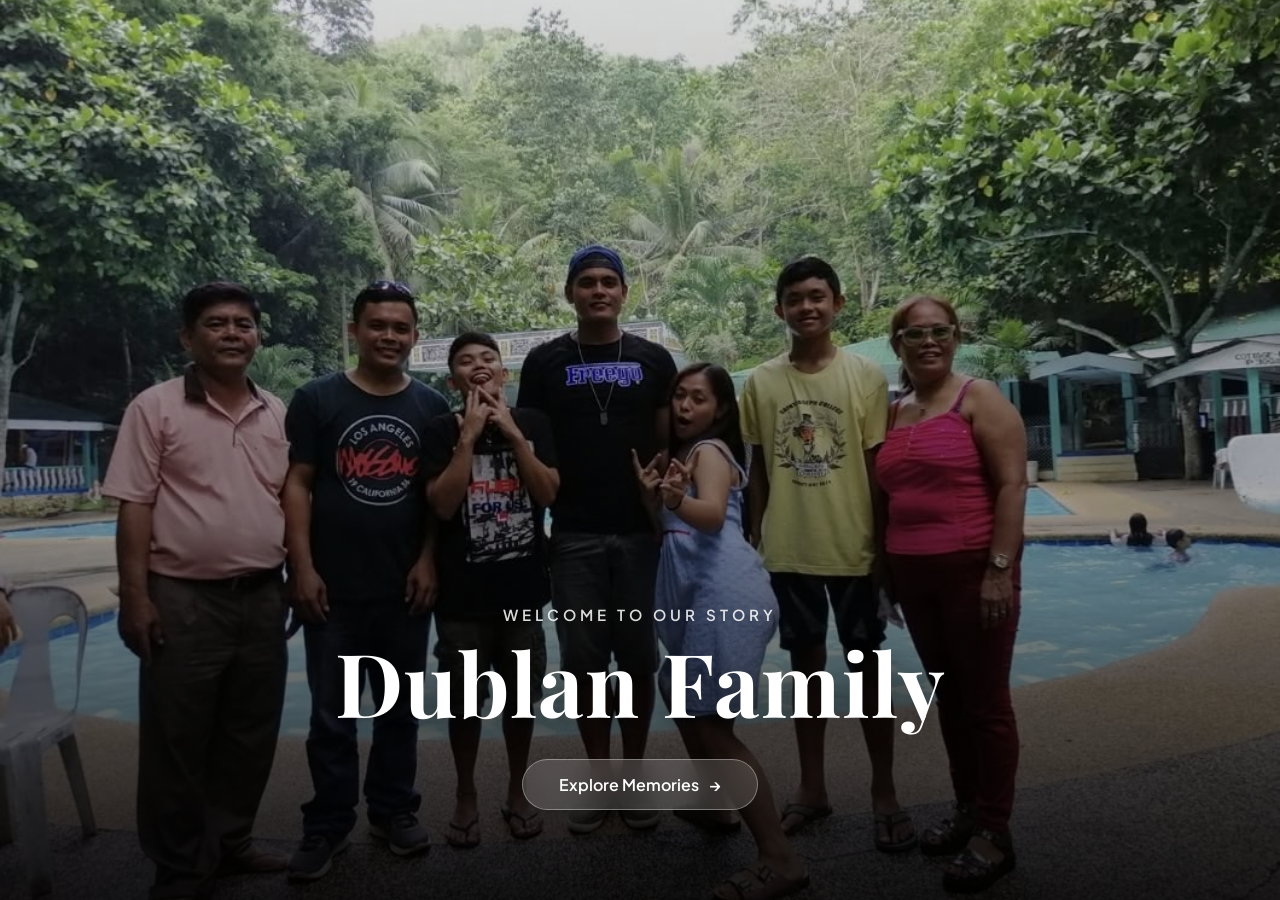
<file: landingpage/index.html>
<!DOCTYPE html>
<html lang="en">
<head>
  <meta charset="UTF-8">
  <meta name="viewport" content="width=device-width, initial-scale=1.0">
  <title>Dublan Family</title>
  <!-- Google Fonts para sa mas modernong typography -->
  <link rel="preconnect" href="https://fonts.googleapis.com">
  <link rel="preconnect" href="https://fonts.gstatic.com" crossorigin>
  <link href="https://fonts.googleapis.com/css2?family=Playfair+Display:wght@700&family=Plus+Jakarta+Sans:wght@500;600&display=swap" rel="stylesheet">
  <link rel="stylesheet" href="style.css">
  
</head>
<body>

  <section class="hero">
    <div class="content">
      <p class="subtitle">Welcome to our story</p>
      <h1>Dublan Family</h1>
      <!-- Pwede mong gawing <button> o <a> tag depende kung saan pupunta pag na-click -->
      <a href="family.html" class="btn">
        Explore Memories
        <span>&rarr;</span>
      </a>
    </div>
  </section>

</body>
</html>
</file>
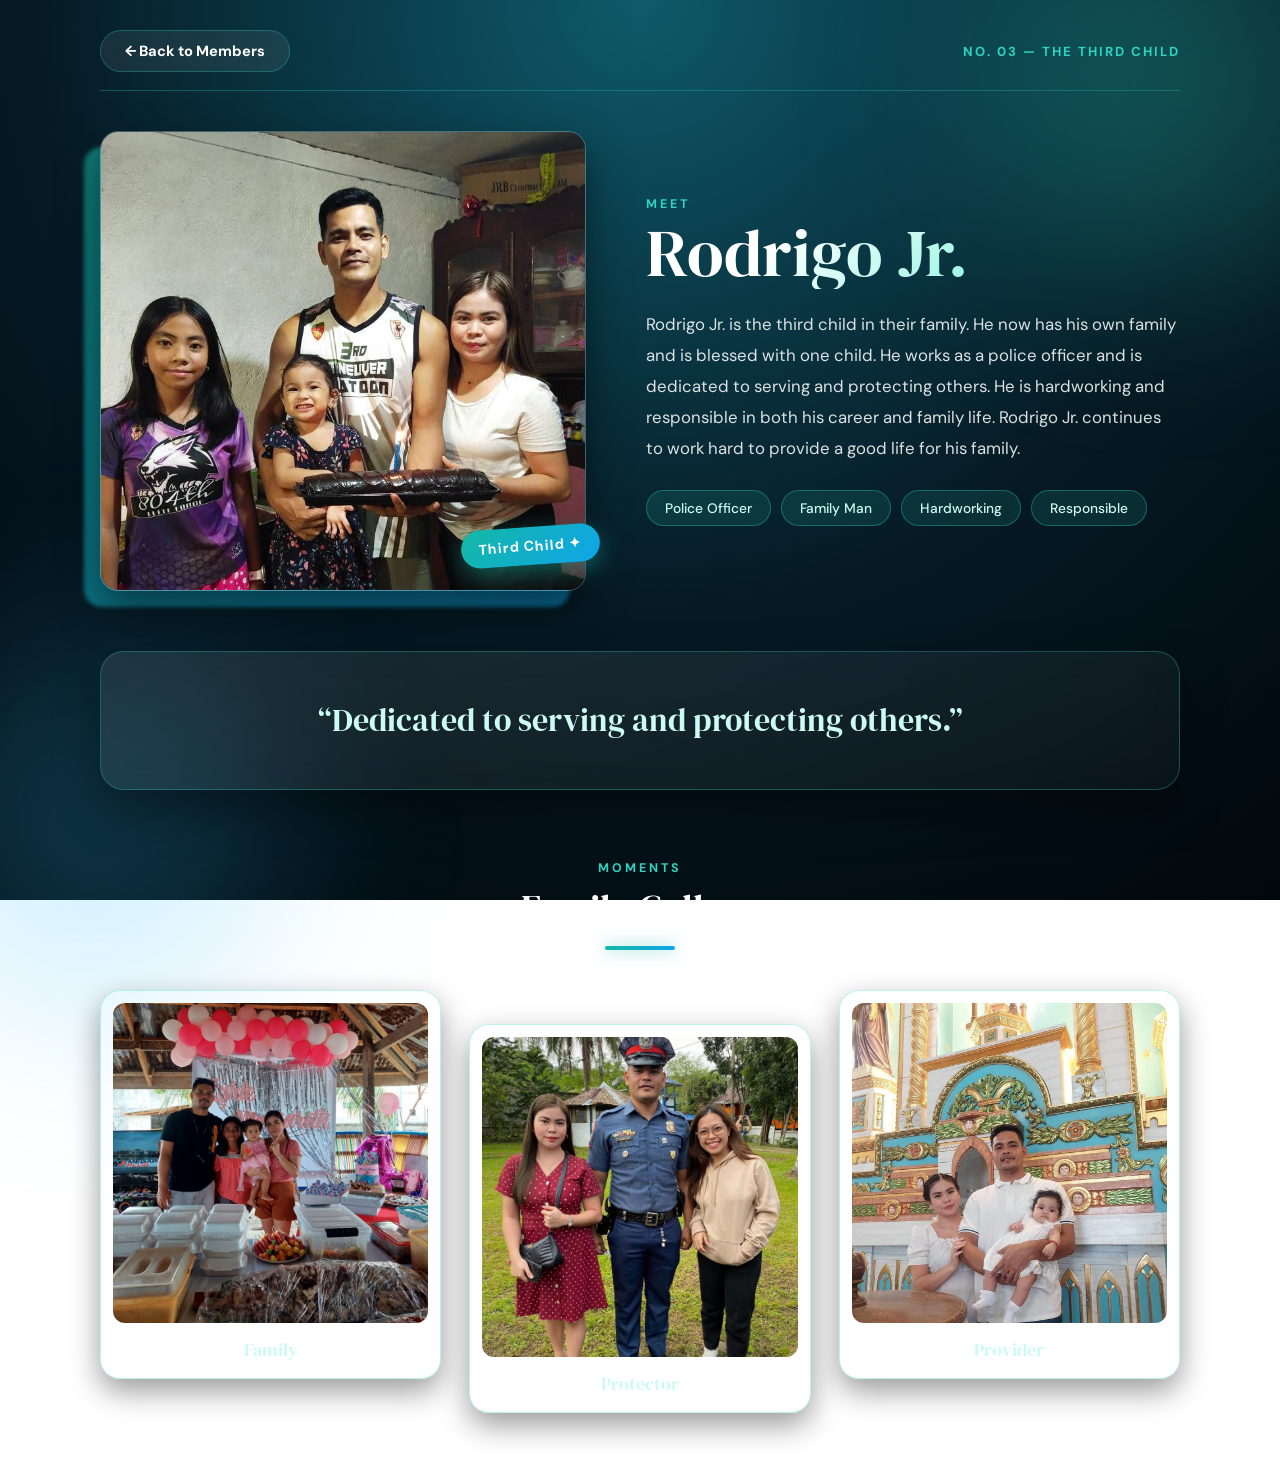
<file: bong/bong.html>
<!DOCTYPE html>
<html lang="en">
<head>
    <meta charset="UTF-8">
    <meta name="viewport" content="width=device-width, initial-scale=1.0">
    <title>Bong's Fam</title>
    <link rel="preconnect" href="https://fonts.googleapis.com">
    <link rel="preconnect" href="https://fonts.gstatic.com" crossorigin>
    <link href="https://fonts.googleapis.com/css2?family=DM+Sans:wght@400;500;700&family=DM+Serif+Display&display=swap" rel="stylesheet">
    <link rel="stylesheet" href="bong.css">
</head>
<body>

    <div class="page">
        <header class="top-bar">
            <a href="../landingpage/family.html" class="back-btn">&larr; Back to Members</a>
            <span class="issue">No. 03 &mdash; The Third Child</span>
        </header>

        <!-- HERO -->
        <section id="junfam" class="hero">
            <div class="hero-photo">
                <img src="../bong/bong fam.jpg" alt="Rodrigo Jr. and family">
                <span class="sticker">Third Child &#10022;</span>
            </div>

            <div class="hero-text">
                <span class="eyebrow">Meet</span>
                <h1>Rodrigo Jr.</h1>
                <p>
                    Rodrigo Jr. is the third child in their family. He now has his own
                    family and is blessed with one child. He works as a police officer
                    and is dedicated to serving and protecting others. He is hardworking
                    and responsible in both his career and family life. Rodrigo Jr.
                    continues to work hard to provide a good life for his family.
                </p>
                <ul class="tags">
                    <li>Police Officer</li>
                    <li>Family Man</li>
                    <li>Hardworking</li>
                    <li>Responsible</li>
                </ul>
            </div>
        </section>

        <!-- QUOTE STRIP -->
        <section class="quote">
            <p>&ldquo;Dedicated to serving and protecting others.&rdquo;</p>
        </section>

        <!-- GALLERY -->
        <section class="gallery-section">
            <div class="section-header">
                <span class="section-tag">Moments</span>
                <h2>Family Gallery</h2>
            </div>

            <div class="gallery">
                <figure class="shot">
                    <img src="../bong/rod2.jpg" alt="Rodrigo Jr. photo 2">
                    <figcaption>Family</figcaption>
                </figure>
                <figure class="shot">
                    <img src="../bong/rod3.jpg" alt="Rodrigo Jr. photo 3">
                    <figcaption>Protector</figcaption>
                </figure>
                <figure class="shot">
                    <img src="../bong/jr.jpg" alt="Rodrigo Jr. photo 4">
                    <figcaption>Provider</figcaption>
                </figure>
            </div>
        </section>
    </div>

</body>
</html>
</file>
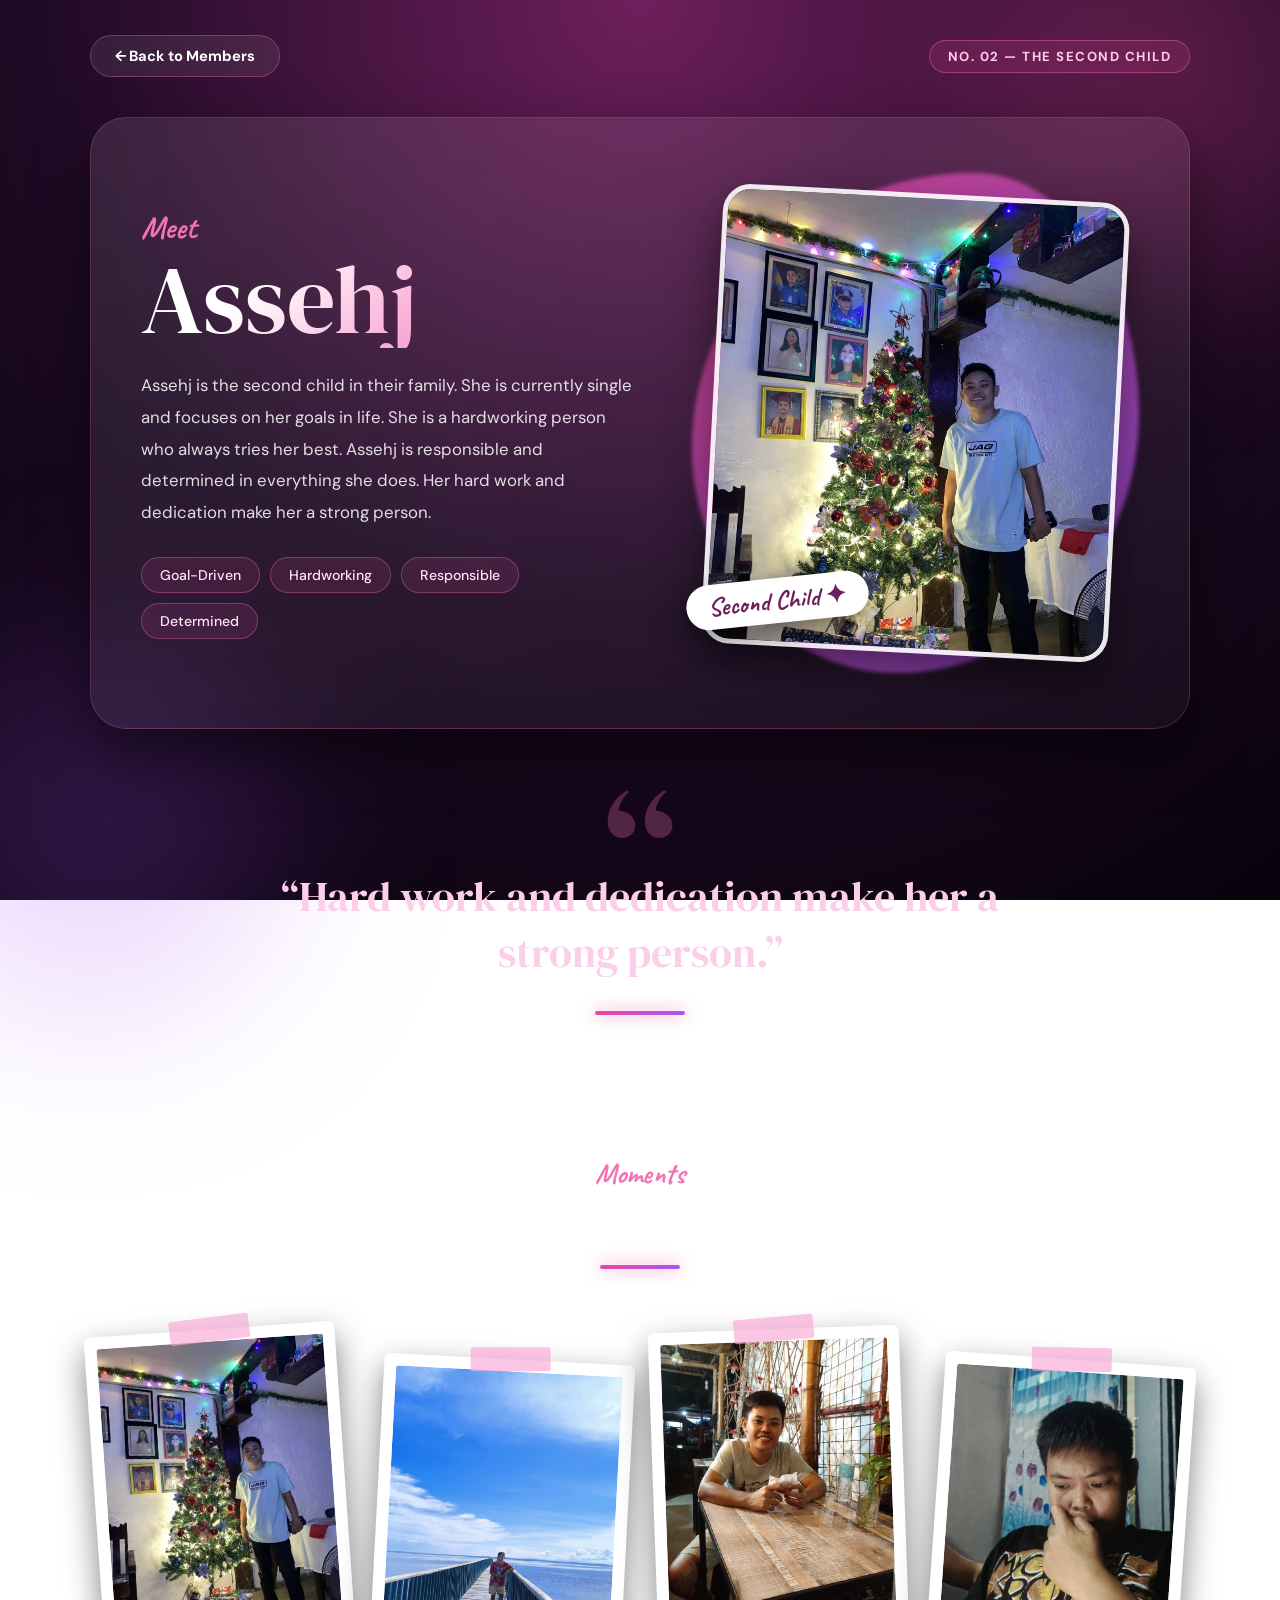
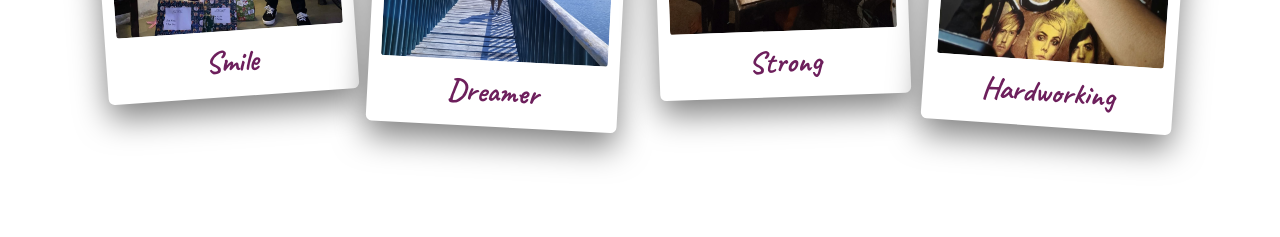
<file: jessa/assej.html>
<!DOCTYPE html>
<html lang="en">
<head>
    <meta charset="UTF-8">
    <meta name="viewport" content="width=device-width, initial-scale=1.0">
    <title>Assehj</title>
    <link rel="preconnect" href="https://fonts.googleapis.com">
    <link rel="preconnect" href="https://fonts.gstatic.com" crossorigin>
    <link href="https://fonts.googleapis.com/css2?family=Caveat:wght@600;700&family=DM+Sans:wght@400;500;700&family=DM+Serif+Display&display=swap" rel="stylesheet">
    <link rel="stylesheet" href="assej.css">
</head>
<body>

    <div class="page">
        <header class="top-bar">
            <a href="../landingpage/family.html" class="back-btn">&larr; Back to Members</a>
            <span class="issue">No. 02 &mdash; The Second Child</span>
        </header>

        <!-- HERO -->
        <section id="ass" class="hero">
            <div class="hero-text">
                <span class="eyebrow">Meet</span>
                <h1>Assehj</h1>
                <p>
                    Assehj is the second child in their family. She is currently single
                    and focuses on her goals in life. She is a hardworking person who
                    always tries her best. Assehj is responsible and determined in
                    everything she does. Her hard work and dedication make her a strong
                    person.
                </p>
                <ul class="tags">
                    <li>Goal-Driven</li>
                    <li>Hardworking</li>
                    <li>Responsible</li>
                    <li>Determined</li>
                </ul>
            </div>

            <div class="hero-photo">
                <div class="blob"></div>
                <img src="../jessa/assj.jpg" alt="Assehj">
                <span class="sticker">Second Child &#10022;</span>
            </div>
        </section>

        <!-- QUOTE STRIP -->
        <section class="quote">
            <p>&ldquo;Hard work and dedication make her a strong person.&rdquo;</p>
        </section>

        <!-- POLAROIDS -->
               <!-- GALLERY -->
        <section class="gallery-section">
            <div class="section-header">
                <span class="section-tag">Moments</span>
                <h2>Her Gallery</h2>
            </div>

            <div class="gallery">
                <figure class="shot">
                    <img src="../jessa/assj.jpg" alt="Assehj photo 2">
                    <figcaption>Smile</figcaption>
                </figure>
                <figure class="shot">
                    <img src="../jessa/jessa1.jpg" alt="Assehj photo 3">
                    <figcaption>Dreamer</figcaption>
                </figure>
                <figure class="shot">
                    <img src="../jessa/jessa2.jpg" alt="Assehj photo 4">
                    <figcaption>Strong</figcaption>
                </figure>
                <figure class="shot">
                    <img src="../jessa/jessa3.jpg" alt="Assehj photo 5">
                    <figcaption>Hardworking</figcaption>
                </figure>
            </div>
        </section>
    </div>

</body>
</html>
</file>
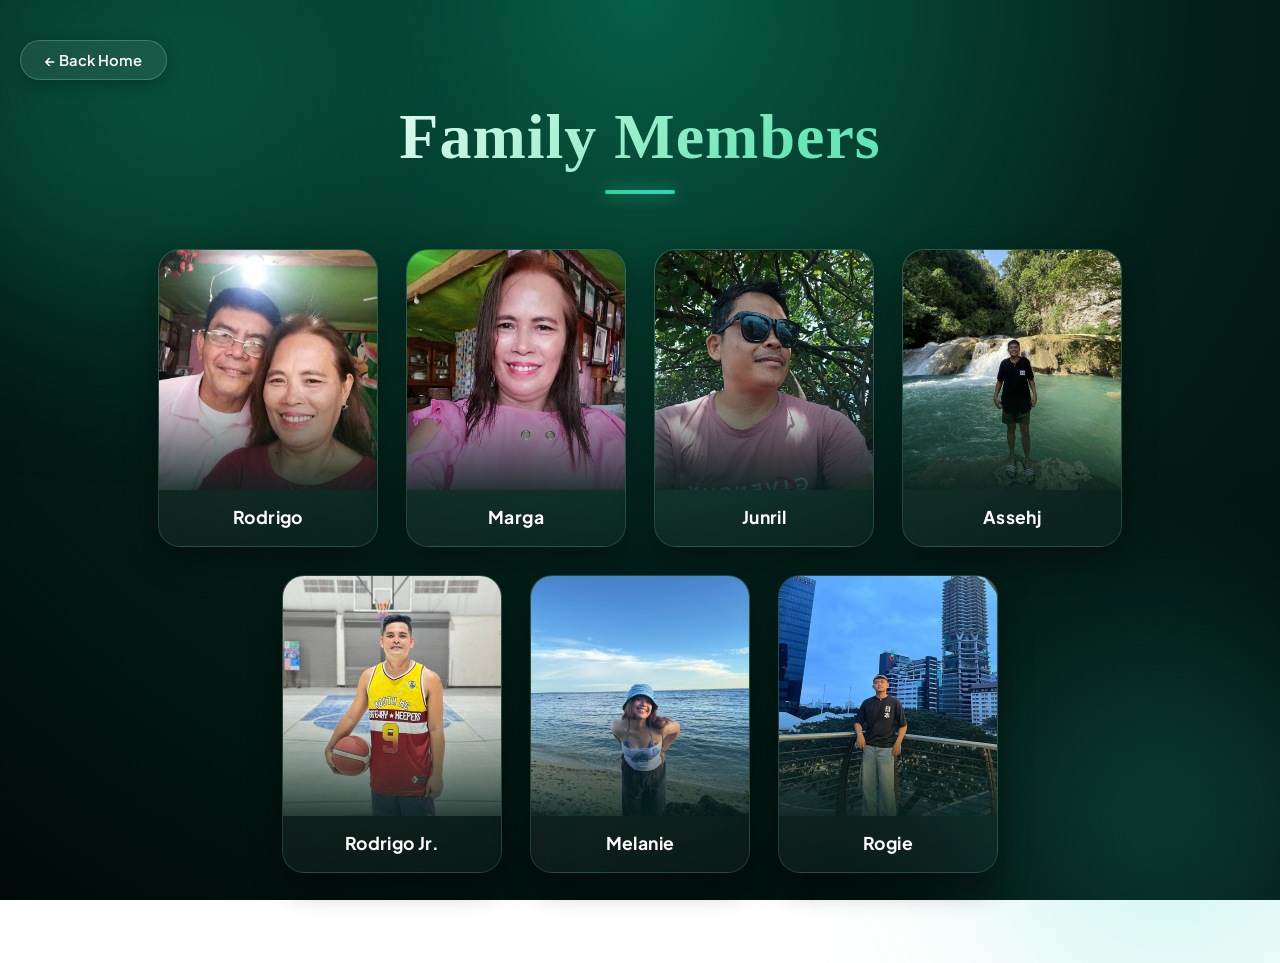
<file: landingpage/family.html>
<!DOCTYPE html>
<html lang="en">
<head>
    <meta charset="UTF-8">
    <meta name="viewport" content="width=device-width, initial-scale=1.0">
    <title>Dublan Family - Members</title>
    <!-- Google Fonts -->
    <link rel="preconnect" href="https://fonts.googleapis.com">
    <link rel="preconnect" href="https://fonts.gstatic.com" crossorigin>
    <link href="https://fonts.googleapis.com/css2?family=Plus+Jakarta+Sans:wght@500;600;700&display=swap" rel="stylesheet">
    <link rel="stylesheet" href="family.css">
</head>
<body>

    <a href="../landingpage/index.html" class="back-btn">&larr; Back Home</a>

    <section id="family">
        <h1>Family Members</h1>
        <div class="container">

            <div class="box">
                <img src="sr.jpg" alt="rod">
                <a href="../papa/rods.html">Rodrigo</a>
            </div>

            <div class="box">
                <img src="marga.jpg" alt="marga">
                <a href="../mama/margs.html">Marga</a>
            </div>

            <div class="box">
                <img src="jun.jpg" alt="junril">
                <a href="../manuy/Junril.html">Junril</a>
            </div>
            
            <div class="box">
                <img src="jessa.jpg" alt="jessa">
                <a href="../jessa/assej.html">Assehj</a>
            </div>

            <div class="box">
                <img src="bong.jpg" alt="bong">
                <a href="../bong/bong.html">Rodrigo Jr.</a>
            </div>

            <div class="box">
                <img src="melanie.jpg" alt="lanie">
                <a href="../lanie/lanie.html">Melanie</a>
            </div>

            <div class="box">
                <img src="rogie.jpg" alt="rogie">
                <a href="../rogie/rogie.html">Rogie</a>
            </div>

        </div>
    </section>

</body>
</html>
</file>
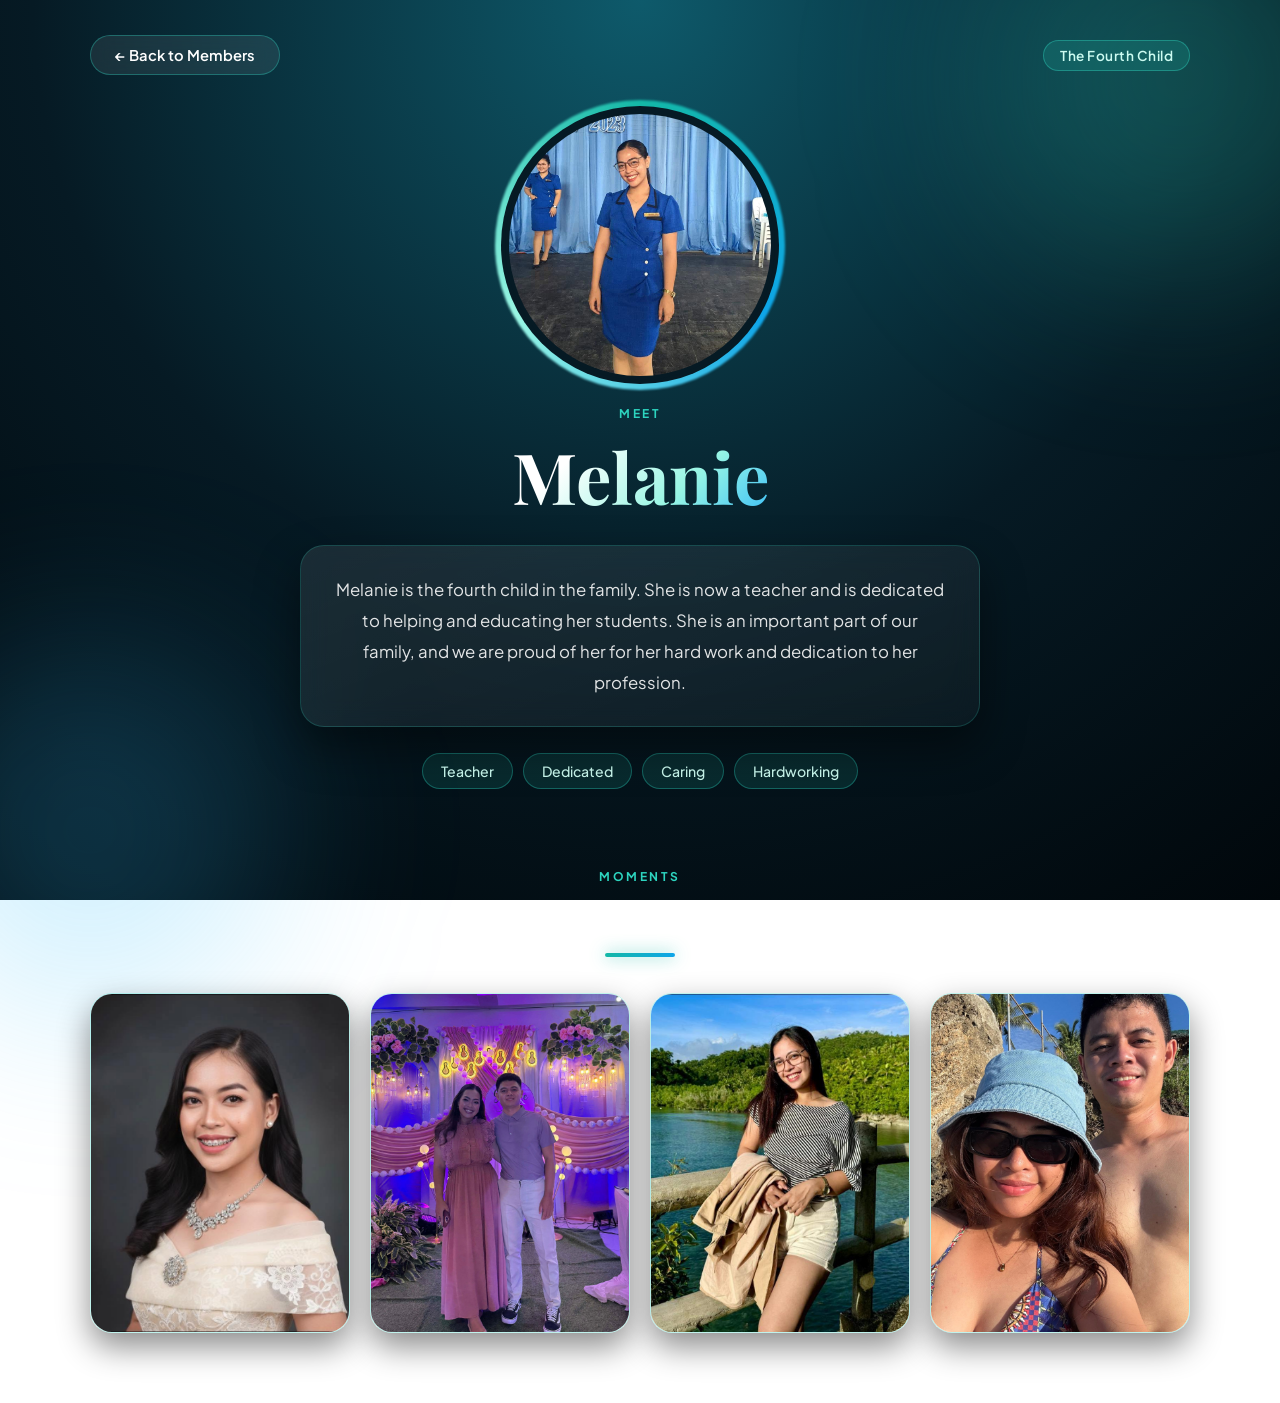
<file: lanie/lanie.html>
<!DOCTYPE html>
<html lang="en">
<head>
    <meta charset="UTF-8">
    <meta name="viewport" content="width=device-width, initial-scale=1.0">
    <title>Junril family</title>
    <link rel="preconnect" href="https://fonts.googleapis.com">
    <link rel="preconnect" href="https://fonts.gstatic.com" crossorigin>
    <link href="https://fonts.googleapis.com/css2?family=Playfair+Display:wght@600;700&family=Plus+Jakarta+Sans:wght@400;500;600;700&display=swap" rel="stylesheet">
    <link rel="stylesheet" href="lanie.css">
</head>
<body>

    <div class="wrapper">
        <div class="top-bar">
            <a href="../landingpage/family.html" class="back-btn">&larr; Back to Members</a>
            <span class="badge">The Fourth Child</span>
        </div>

        <!-- HERO (nasa gitna) -->
        <section id="junfam" class="hero">
            <div class="avatar">
                <div class="ring"></div>
                <img src="../lanie/lanie.jpg" alt="Melanie">
            </div>

            <span class="section-tag">Meet</span>
            <h1>Melanie</h1>

            <div class="bio">
                <p>
                    Melanie is the fourth child in the family. She is now a teacher
                    and is dedicated to helping and educating her students. She is an
                    important part of our family, and we are proud of her for her hard
                    work and dedication to her profession.
                </p>
            </div>

            <div class="stats-row">
                <span class="stat-pill">Teacher</span>
                <span class="stat-pill">Dedicated</span>
                <span class="stat-pill">Caring</span>
                <span class="stat-pill">Hardworking</span>
            </div>
        </section>

        <!-- GALLERY: flip cards -->
        <section class="gallery-section">
            <div class="section-header">
                <span class="section-tag">Moments</span>
                <h2>Her Gallery</h2>
            </div>

            <div class="cards">
                <div class="flip" tabindex="0">
                    <div class="flip-inner">
                        <div class="face front">
                            <img src="../lanie/melan2.jpg" alt="Melanie photo 1">
                        </div>
                        <div class="face back">
                            <span class="emoji">&#128522;</span>
                            <h3>Smile</h3>
                            <p>Her smile brightens every classroom.</p>
                        </div>
                    </div>
                </div>

                <div class="flip" tabindex="0">
                    <div class="flip-inner">
                        <div class="face front">
                            <img src="../lanie/mel2.jpg" alt="Melanie photo 2">
                        </div>
                        <div class="face back">
                            <span class="emoji">&#128218;</span>
                            <h3>Teacher</h3>
                            <p>Dedicated to educating her students.</p>
                        </div>
                    </div>
                </div>

                <div class="flip" tabindex="0">
                    <div class="flip-inner">
                        <div class="face front">
                            <img src="../lanie/mel3.jpg" alt="Melanie photo 3">
                        </div>
                        <div class="face back">
                            <span class="emoji">&#128150;</span>
                            <h3>Caring</h3>
                            <p>Always helping others to grow.</p>
                        </div>
                    </div>
                </div>

                <div class="flip" tabindex="0">
                    <div class="flip-inner">
                        <div class="face front">
                            <img src="../lanie/mel.jpg" alt="Melanie photo 4">
                        </div>
                        <div class="face back">
                            <span class="emoji">&#127775;</span>
                            <h3>Proud</h3>
                            <p>We are proud of her hard work.</p>
                        </div>
                    </div>
                </div>
            </div>
        </section>
    </div>

</body>
</html>
</file>
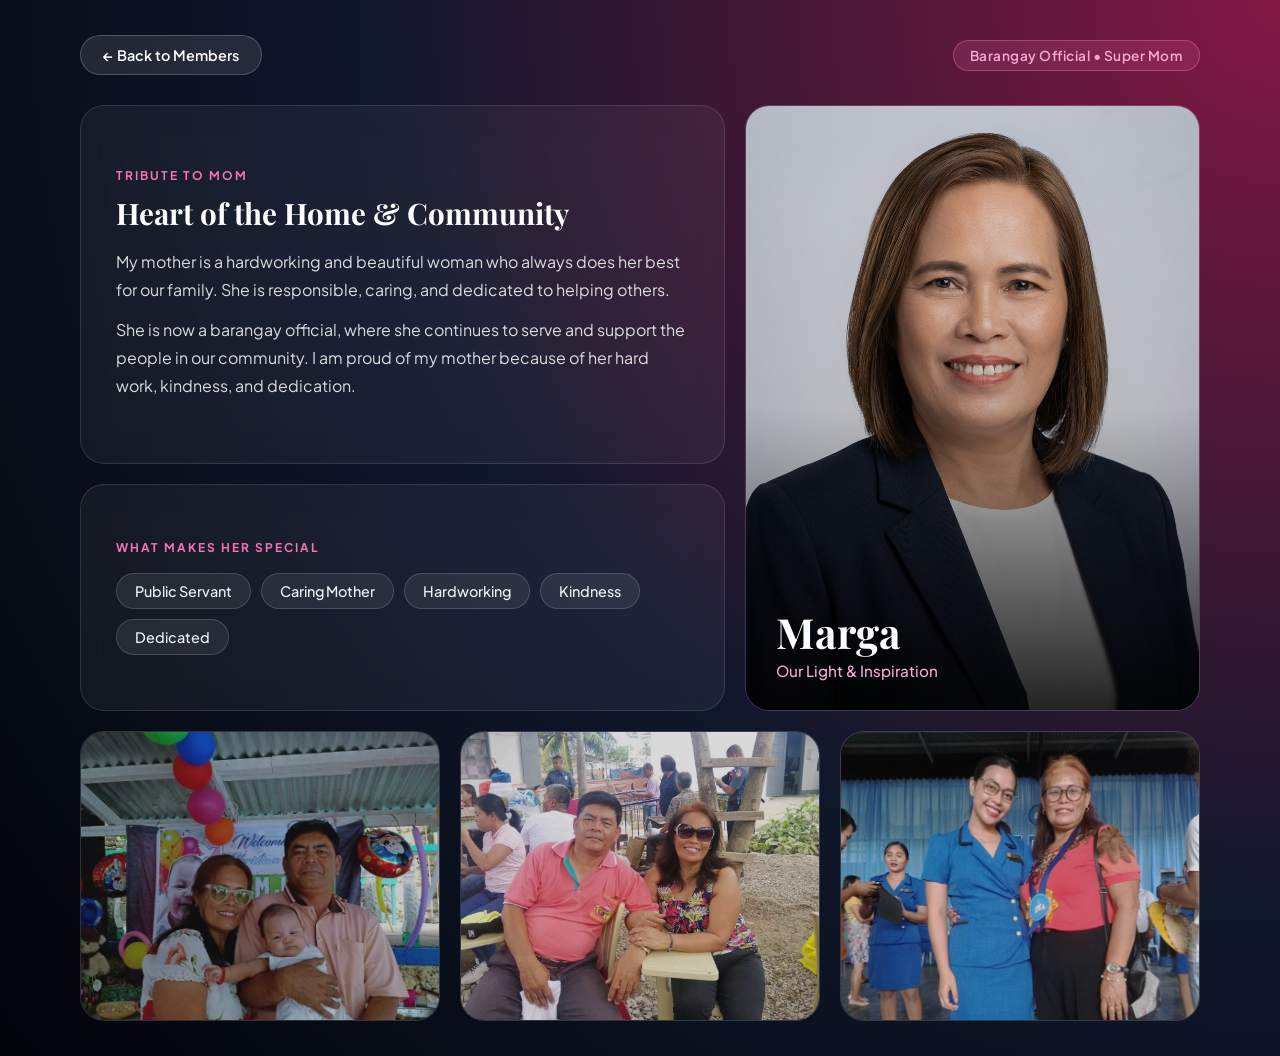
<file: mama/margs.html>
<!DOCTYPE html>
<html lang="en">
<head>
    <meta charset="UTF-8">
    <meta name="viewport" content="width=device-width, initial-scale=1.0">
    <title>Marga - Dublan Family</title>
    <link rel="preconnect" href="https://fonts.googleapis.com">
    <link rel="preconnect" href="https://fonts.gstatic.com" crossorigin>
    <link href="https://fonts.googleapis.com/css2?family=Playfair+Display:wght@700&family=Plus+Jakarta+Sans:wght@400;500;600;700&display=swap" rel="stylesheet">
    <link rel="stylesheet" href="margs.css">
</head>
<body>

    <div class="wrapper">
        <header class="top-bar">
            <a href="../landingpage/family.html" class="back-btn">&larr; Back to Members</a>
            <span class="badge">Barangay Official &bull; Super Mom</span>
        </header>

        <main class="bento-grid">
            <!-- Card 1: Bio / Tribute (Nasa kaliwa ngayon para maiba sa layout ni Rodrigo Sr.) -->
            <div class="card bio-card">
                <span class="section-tag">Tribute to Mom</span>
                <h2>Heart of the Home & Community</h2>
                <p>
                    My mother is a hardworking and beautiful woman who always does her best for our family. She is responsible, caring, and dedicated to helping others.
                </p>
                <p>
                    She is now a barangay official, where she continues to serve and support the people in our community. I am proud of my mother because of her hard work, kindness, and dedication.
                </p>
            </div>

            <!-- Card 2: Main Portrait (Nasa kanan) -->
            <div class="card main-photo">
                <img src="../mama/margs.jpg" alt="Marga">
                <div class="photo-label">
                    <h1>Marga</h1>
                    <p>Our Light & Inspiration</p>
                </div>
            </div>

            <!-- Card 3: Core Qualities -->
            <div class="card values-card">
                <span class="section-tag">What Makes Her Special</span>
                <div class="tags">
                    <span>Public Servant</span>
                    <span>Caring Mother</span>
                    <span>Hardworking</span>
                    <span>Kindness</span>
                    <span>Dedicated</span>
                </div>
            </div>

            <!-- Card 4: Extra Gallery Photos (Compact size, kita ang half-body) -->
            <div class="card gallery-item">
                <img src="../mama/mama.jpg" alt="Marga Memory 1">
            </div>

            <div class="card gallery-item">
                <img src="../mama/mama1.jpg" alt="Marga Memory 2">
            </div>

            <div class="card gallery-item">
                <img src="../mama/mama2.jpg" alt="Marga Memory 3">
            </div>
        </main>
    </div>

</body>
</html>
</file>
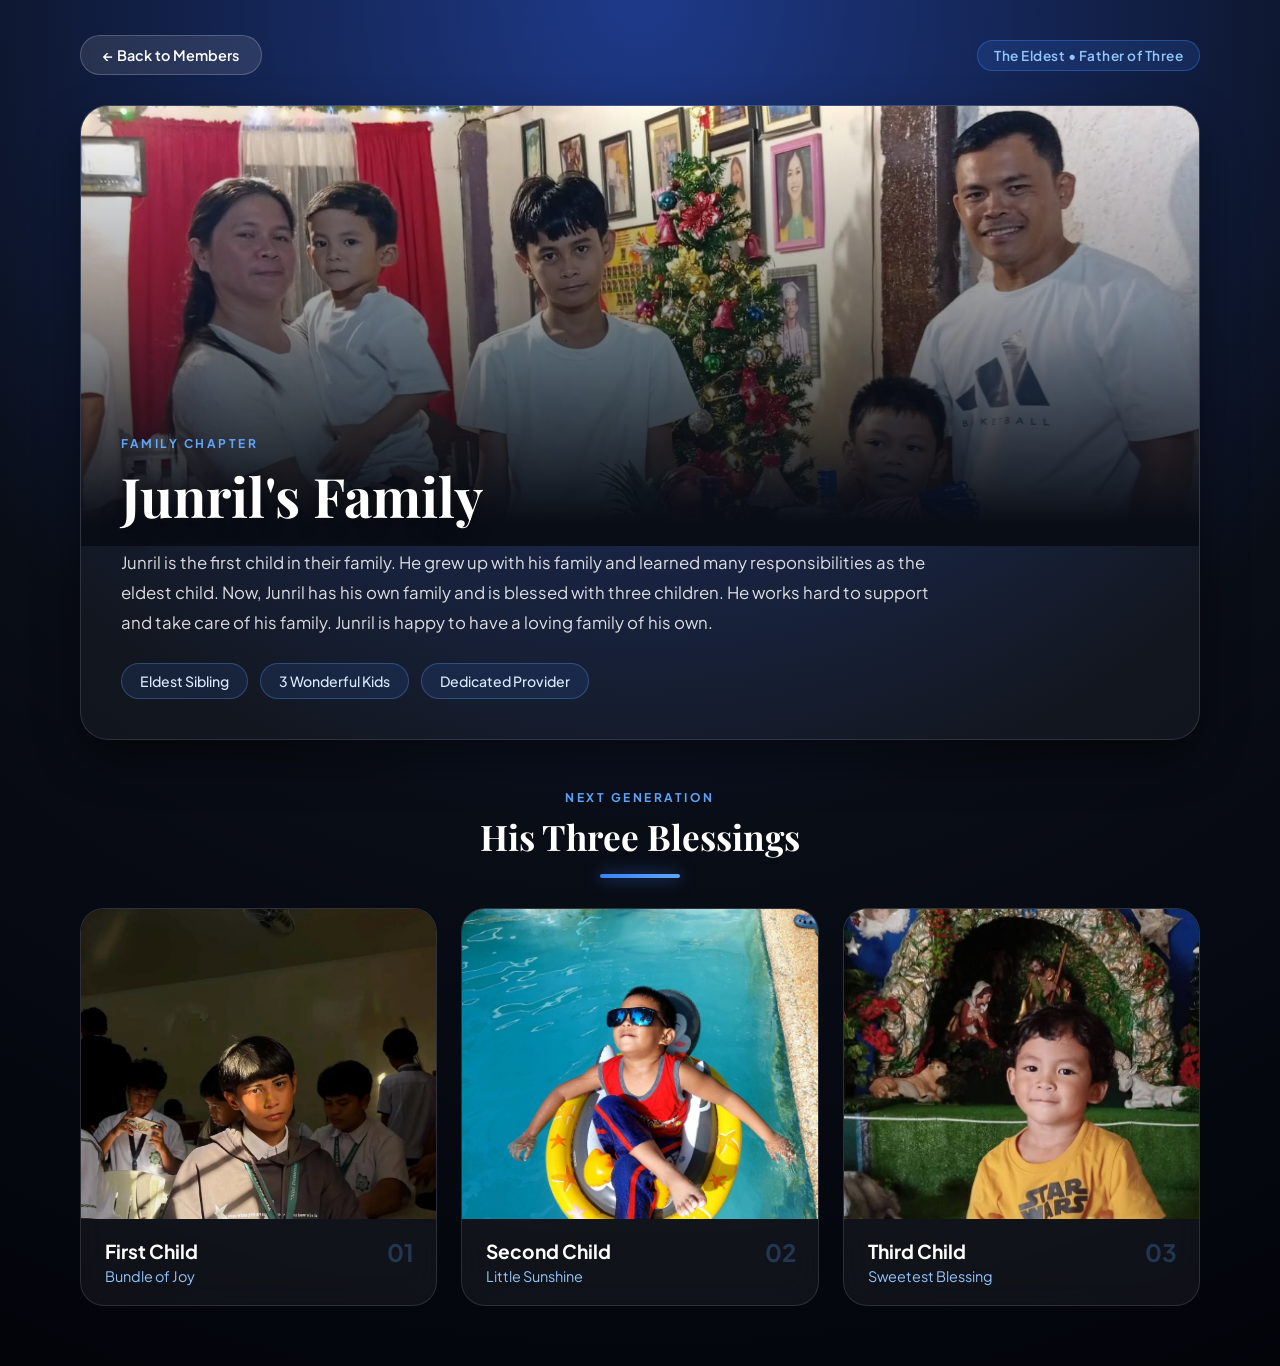
<file: manuy/Junril.html>
<!DOCTYPE html>
<html lang="en">
<head>
    <meta charset="UTF-8">
    <meta name="viewport" content="width=device-width, initial-scale=1.0">
    <title>Junril's Family - Dublan Family</title>
    <link rel="preconnect" href="https://fonts.googleapis.com">
    <link rel="preconnect" href="https://fonts.gstatic.com" crossorigin>
    <link href="https://fonts.googleapis.com/css2?family=Playfair+Display:wght@700&family=Plus+Jakarta+Sans:wght@400;500;600;700&display=swap" rel="stylesheet">
    <link rel="stylesheet" href="jun.css">
</head>
<body>

    <div class="wrapper">
        <header class="top-bar">
            <a href="../landingpage/family.html" class="back-btn">&larr; Back to Members</a>
            <span class="badge">The Eldest &bull; Father of Three</span>
        </header>

        <!-- HERO SECTION: Malaking Family Photo + Bio Card -->
        <section class="hero-family">
            <div class="hero-image">
                <img src="../manuy/junrilfam.jpg" alt="Junril's Family">
                <div class="hero-overlay"></div>
            </div>

            <div class="hero-content">
                <span class="section-tag">Family Chapter</span>
                <h1>Junril's Family</h1>
                <p>
                    Junril is the first child in their family. He grew up with his family and learned many responsibilities as the eldest child. Now, Junril has his own family and is blessed with three children. He works hard to support and take care of his family. Junril is happy to have a loving family of his own.
                </p>
                <div class="stats-row">
                    <div class="stat-pill">Eldest Sibling</div>
                    <div class="stat-pill">3 Wonderful Kids</div>
                    <div class="stat-pill">Dedicated Provider</div>
                </div>
            </div>
        </section>

        <!-- CHILDREN SECTION: 3 Cards para sa tatlong anak -->
        <section class="kids-section">
            <div class="section-header">
                <span class="section-tag">Next Generation</span>
                <h2>His Three Blessings</h2>
            </div>

            <div class="kids-grid">
                <!-- Anak 1 -->
                <div class="kid-card">
                    <div class="kid-img-box">
                        <img src="../manuy/aj.jpg" alt="First Child">
                    </div>
                    <div class="kid-info">
                        <span class="kid-number">01</span>
                        <h3>First Child</h3>
                        <p>Bundle of Joy</p>
                    </div>
                </div>

                <!-- Anak 2 -->
                <div class="kid-card">
                    <div class="kid-img-box">
                        <img src="../manuy/yam.jpg" alt="Second Child">
                    </div>
                    <div class="kid-info">
                        <span class="kid-number">02</span>
                        <h3>Second Child</h3>
                        <p>Little Sunshine</p>
                    </div>
                </div>

                <!-- Anak 3 -->
                <div class="kid-card">
                    <div class="kid-img-box">
                        <img src="../manuy/eyom.jpg" alt="Third Child">
                    </div>
                    <div class="kid-info">
                        <span class="kid-number">03</span>
                        <h3>Third Child</h3>
                        <p>Sweetest Blessing</p>
                    </div>
                </div>
            </div>
        </section>
    </div>

</body>
</html>
</file>
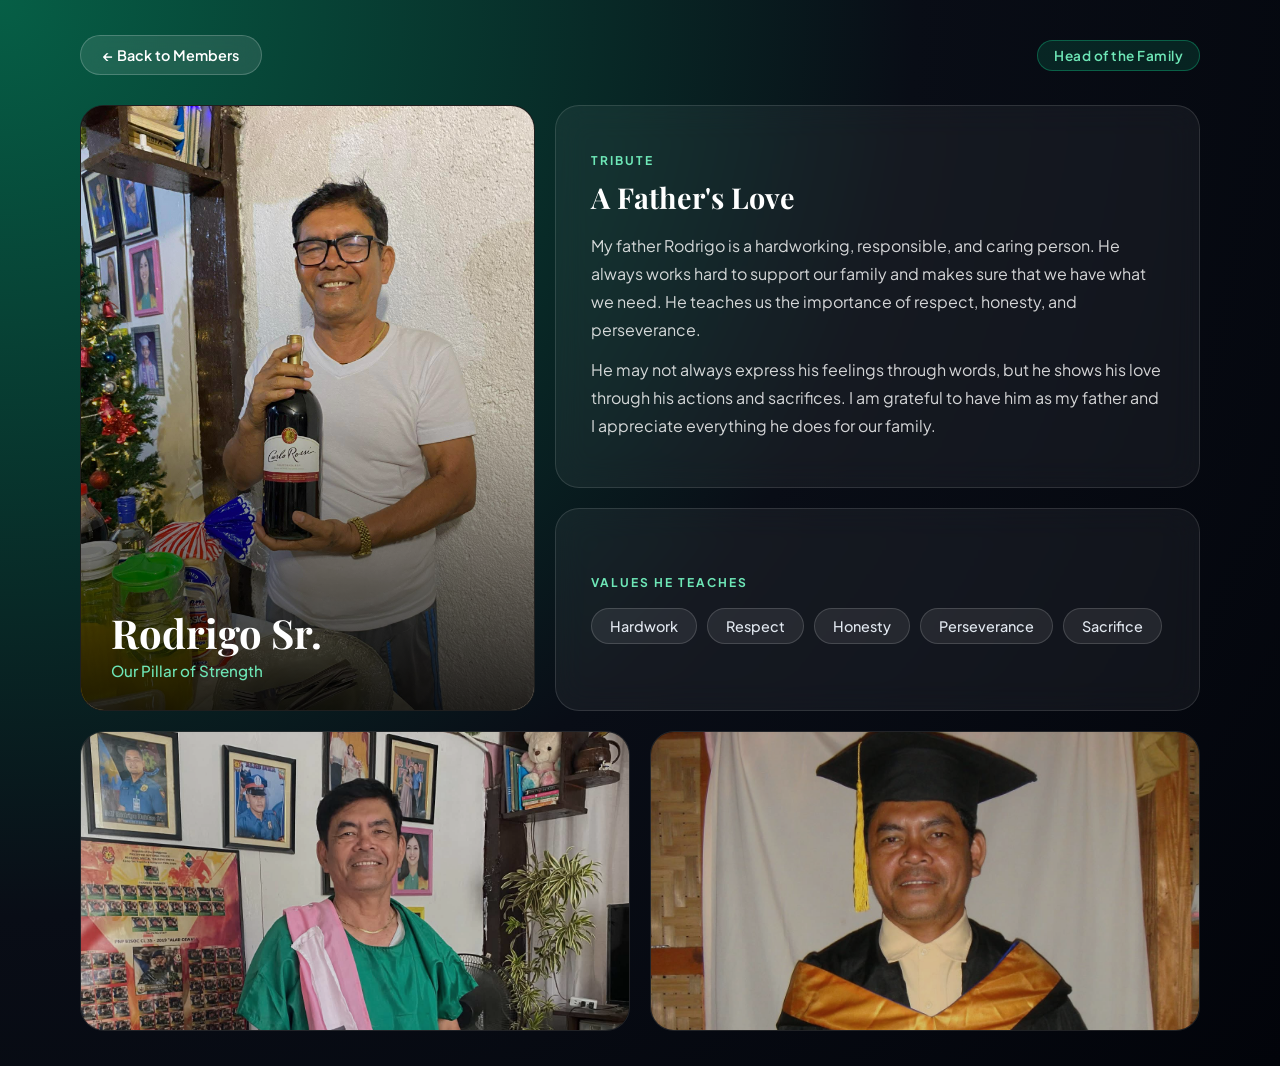
<file: papa/rods.html>
<!DOCTYPE html>
<html lang="en">
<head>
    <meta charset="UTF-8">
    <meta name="viewport" content="width=device-width, initial-scale=1.0">
    <title>Rodrigo Sr. - Dublan Family</title>
    <link rel="preconnect" href="https://fonts.googleapis.com">
    <link rel="preconnect" href="https://fonts.gstatic.com" crossorigin>
    <link href="https://fonts.googleapis.com/css2?family=Playfair+Display:wght@700&family=Plus+Jakarta+Sans:wght@400;500;600;700&display=swap" rel="stylesheet">
    <link rel="stylesheet" href="rods.css">
</head>
<body>

    <div class="wrapper">
        <header class="top-bar">
            <a href="../landingpage/family.html" class="back-btn">&larr; Back to Members</a>
            <span class="badge">Head of the Family</span>
        </header>

        <main class="bento-grid">
            <!-- Card 1: Main Portrait -->
            <div class="card main-photo">
                <img src="../papa/rods.png" alt="Rodrigo Sr.">
                <div class="photo-label">
                    <h1>Rodrigo Sr.</h1>
                    <p>Our Pillar of Strength</p>
                </div>
            </div>

            <!-- Card 2: Biography / Tribute -->
            <div class="card bio-card">
                <span class="section-tag">Tribute</span>
                <h2>A Father's Love</h2>
                <p>
                    My father Rodrigo is a hardworking, responsible, and caring person. He always works hard to support our family and makes sure that we have what we need. He teaches us the importance of respect, honesty, and perseverance.
                </p>
                <p>
                    He may not always express his feelings through words, but he shows his love through his actions and sacrifices. I am grateful to have him as my father and I appreciate everything he does for our family.
                </p>
            </div>

            <!-- Card 3: Core Values / Highlights -->
            <div class="card values-card">
                <span class="section-tag">Values He Teaches</span>
                <div class="tags">
                    <span>Hardwork</span>
                    <span>Respect</span>
                    <span>Honesty</span>
                    <span>Perseverance</span>
                    <span>Sacrifice</span>
                </div>
            </div>

            <!-- Card 4: Extra Picture 1 -->
            <div class="card gallery-item">
                <img src="../papa/papa.png" alt="Memory 1">
            </div>

            <!-- Card 5: Extra Picture 2 -->
            <div class="card gallery-item">
                <img src="../papa/papa1.png" alt="Memory 2">
            </div>
        </main>
    </div>

</body>
</html>
</file>
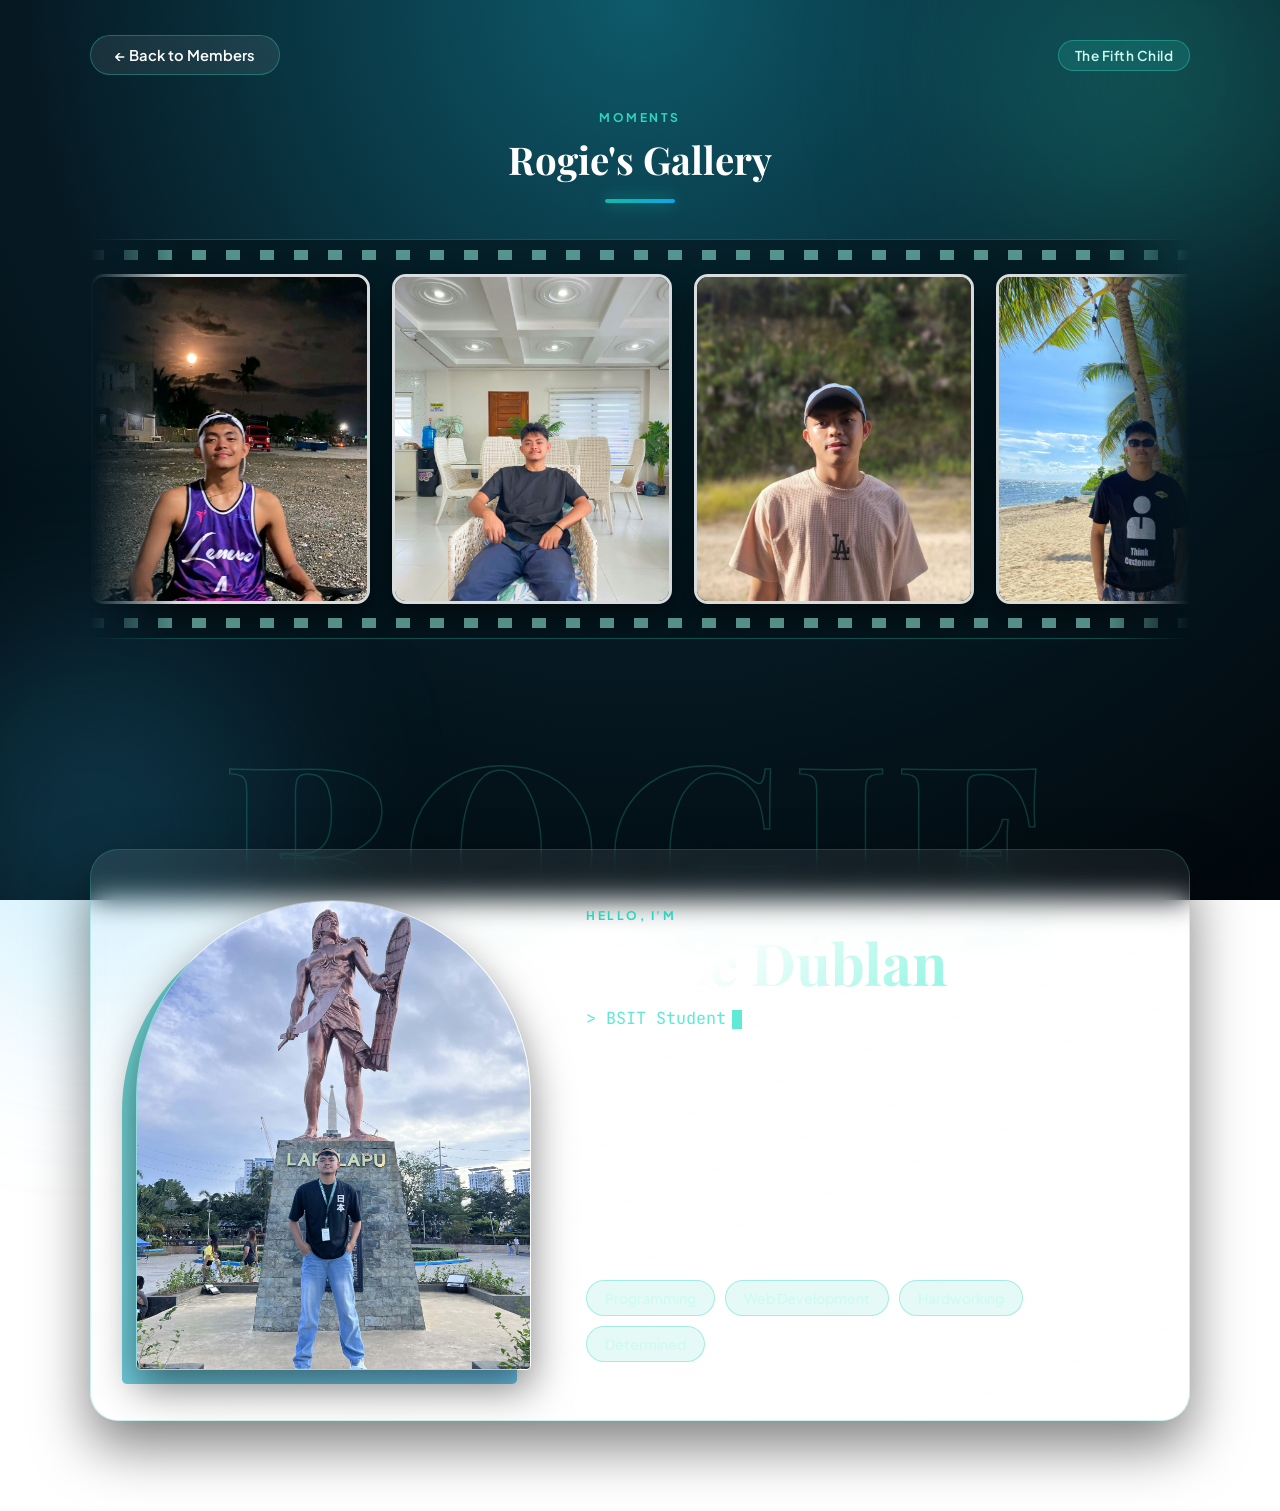
<file: rogie/rogie.html>
<!DOCTYPE html>
<html lang="en">
<head>
    <meta charset="UTF-8">
    <meta name="viewport" content="width=device-width, initial-scale=1.0">
    <title>Rogie</title>
    <link rel="preconnect" href="https://fonts.googleapis.com">
    <link rel="preconnect" href="https://fonts.gstatic.com" crossorigin>
    <link href="https://fonts.googleapis.com/css2?family=Playfair+Display:wght@600;700;900&family=Plus+Jakarta+Sans:wght@400;500;600;700&family=JetBrains+Mono:wght@500&display=swap" rel="stylesheet">
    <link rel="stylesheet" href="rogie.css">
</head>
<body>

    <div class="wrapper">
        <div class="top-bar">
            <a href="../landingpage/family.html" class="back-btn">&larr; Back to Members</a>
            <span class="badge">The Fifth Child</span>
        </div>

        <!-- GALLERY (nasa taas na): gumagalaw na film strip -->
        <section class="gallery-section">
            <div class="section-header">
                <span class="section-tag">Moments</span>
                <h2>Rogie's Gallery</h2>
            </div>

            <div class="strip">
                <div class="track">
                    <!-- unang set -->
                    <figure class="frame">
                        <img src="../rogie/rogie1.jpg" alt="Rogie photo 1">
                        <figcaption>Student</figcaption>
                    </figure>
                    <figure class="frame">
                        <img src="../rogie/rogie2.jpg" alt="Rogie photo 2">
                        <figcaption>Coder</figcaption>
                    </figure>
                    <figure class="frame">
                        <img src="../rogie/rogie3.jpg" alt="Rogie photo 3">
                        <figcaption>Learner</figcaption>
                    </figure>
                    <figure class="frame">
                        <img src="../rogie/rogie4.jpg" alt="Rogie photo 4">
                        <figcaption>Dreamer</figcaption>
                    </figure>

                    <!-- kopya para tuloy-tuloy ang ikot -->
                    <figure class="frame" aria-hidden="true">
                        <img src="../rogie/rogie1.jpg" alt="">
                        <figcaption>Student</figcaption>
                    </figure>
                    <figure class="frame" aria-hidden="true">
                        <img src="../rogie/rogie2.jpg" alt="">
                        <figcaption>Coder</figcaption>
                    </figure>
                    <figure class="frame" aria-hidden="true">
                        <img src="../rogie/rogie3.jpg" alt="">
                        <figcaption>Learner</figcaption>
                    </figure>
                    <figure class="frame" aria-hidden="true">
                        <img src="../rogie/rogie4.jpg" alt="">
                        <figcaption>Dreamer</figcaption>
                    </figure>
                </div>
            </div>
        </section>

        <!-- PROFILE (nasa baba na) -->
        <section id="rods" class="profile">
            <span class="giant">ROGIE</span>

            <div class="profile-grid">
                <div class="arch">
                    <img src="../rogie/rogie.png" alt="Rogie">
                </div>

                <div class="info">
                    <span class="section-tag">Hello, I'm</span>
                    <h1>Rogie Dublan</h1>
                    <p class="typing">&gt; BSIT Student<span class="cursor"></span></p>

                    <p class="bio">
                        My name is Rogie Dublan. I am the fifth child among my siblings and
                        I am currently continuing my studies as a Bachelor of Science in
                        Information Technology student. I am interested in programming and
                        web development, and I enjoy learning new technologies. I am a
                        hardworking and determined person who wants to improve my skills
                        and achieve my goals. I believe that education is important, so I
                        continue studying and doing my best to build a better future for
                        myself and my family.
                    </p>

                    <div class="stats-row">
                        <span class="stat-pill">Programming</span>
                        <span class="stat-pill">Web Development</span>
                        <span class="stat-pill">Hardworking</span>
                        <span class="stat-pill">Determined</span>
                    </div>
                </div>
            </div>
        </section>
    </div>

</body>
</html>
</file>
<file: landingpage/style.css>
* {
      margin: 0;
      padding: 0;
      box-sizing: border-box;
    }

    body, html {
      height: 100%;
      font-family: 'Plus Jakarta Sans', sans-serif;
      overflow: hidden;
    }

    .hero {
      position: relative;
      width: 100%;
      height: 100vh;
      background-image: url("famphoto.jpg");
      background-size: cover;
      background-position: center;
      display: flex;
      flex-direction: column;
      justify-content: flex-end; /* Ibababa natin nang kaunti para hindi matakpan ang mga mukha */
      align-items: center;
      padding-bottom: 10vh;
      text-align: center;
    }
    .hero::before {
      content: "";
      position: absolute;
      inset: 0;
      background: linear-gradient(
        to bottom,
        rgba(0, 0, 0, 0.15) 0%,
        rgba(0, 0, 0, 0.35) 55%,
        rgba(0, 0, 0, 0.85) 100%
      );
      z-index: 1;
    }

    .content {
      position: relative;
      z-index: 2;
      max-width: 800px;
      padding: 0 20px;
      animation: fadeUp 1s ease-out;
    }

    .subtitle {
      color: rgba(255, 255, 255, 0.85);
      font-size: 0.95rem;
      letter-spacing: 4px;
      text-transform: uppercase;
      margin-bottom: 10px;
      font-weight: 600;
    }

    h1 {
      font-family: 'Playfair Display', serif;
      font-size: clamp(3rem, 7vw, 5.5rem);
      color: #ffffff;
      letter-spacing: 1px;
      line-height: 1.1;
      margin-bottom: 28px;
      text-shadow: 0 8px 25px rgba(0, 0, 0, 0.5);
    }

    .btn {
      display: inline-flex;
      align-items: center;
      gap: 10px;
      padding: 14px 36px;
      font-size: 1rem;
      font-weight: 600;
      color: #ffffff;
      text-decoration: none;
      background: rgba(255, 255, 255, 0.15);
      backdrop-filter: blur(12px);
      -webkit-backdrop-filter: blur(12px);
      border: 1px solid rgba(255, 255, 255, 0.35);
      border-radius: 50px;
      box-shadow: 0 8px 32px rgba(0, 0, 0, 0.25);
      transition: all 0.3s ease;
      cursor: pointer;
    }

    .btn:hover {
      background: #ffffff;
      color: #111111;
      transform: translateY(-3px);
      box-shadow: 0 12px 35px rgba(255, 255, 255, 0.3);
    }

    .btn:active {
      transform: translateY(0);
    }

    @keyframes fadeUp {
      from {
        opacity: 0;
        transform: translateY(25px);
      }
      to {
        opacity: 1;
        transform: translateY(0);
      }
    }
</file>
<file: bong/bong.css>
* {
    margin: 0;
    padding: 0;
    box-sizing: border-box;
}

:root {
    --accent: #2dd4bf;
    --accent-soft: #99f6e4;
    --accent-pale: #ccfbf1;
    --accent-2: #38bdf8;
    --dark: #061a24;
    --glass: rgba(255, 255, 255, 0.07);
    --glass-border: rgba(45, 212, 191, 0.3);
}

body {
    min-height: 100vh;
    background: radial-gradient(circle at top center, #0e5a6b 0%, #061a24 55%, #01070b 100%);
    background-attachment: fixed;
    color: #ffffff;
    font-family: 'DM Sans', sans-serif;
    padding: 30px 20px 70px;
    overflow-x: hidden;
}

/* Glow orbs */
body::before,
body::after {
    content: "";
    position: fixed;
    border-radius: 50%;
    filter: blur(90px);
    pointer-events: none;
    z-index: -1;
}

body::before {
    width: 400px;
    height: 400px;
    background: rgba(45, 212, 191, 0.25);
    top: -120px;
    right: -100px;
    animation: floatA 14s ease-in-out infinite alternate;
}

body::after {
    width: 380px;
    height: 380px;
    background: rgba(56, 189, 248, 0.22);
    bottom: -120px;
    left: -100px;
    animation: floatB 16s ease-in-out infinite alternate;
}

@keyframes floatA {
    to { transform: translate(-120px, 90px) scale(1.15); }
}

@keyframes floatB {
    to { transform: translate(110px, -80px) scale(1.2); }
}

@keyframes rise {
    from {
        opacity: 0;
        transform: translateY(24px);
    }
}

.page {
    max-width: 1080px;
    margin: 0 auto;
}

/* Top bar */
.top-bar {
    display: flex;
    justify-content: space-between;
    align-items: center;
    flex-wrap: wrap;
    gap: 12px;
    padding-bottom: 18px;
    margin-bottom: 40px;
    border-bottom: 1px solid var(--glass-border);
}

.back-btn {
    text-decoration: none;
    color: #ffffff;
    font-weight: 700;
    font-size: 0.92rem;
    padding: 10px 24px;
    background: var(--glass);
    backdrop-filter: blur(10px);
    -webkit-backdrop-filter: blur(10px);
    border: 1px solid var(--glass-border);
    border-radius: 50px;
    transition: all 0.3s ease;
}

.back-btn:hover {
    background: var(--accent-soft);
    color: var(--dark);
    transform: translateX(-4px);
    box-shadow: 0 6px 22px rgba(45, 212, 191, 0.4);
}

.issue {
    font-size: 0.82rem;
    font-weight: 700;
    letter-spacing: 2px;
    text-transform: uppercase;
    color: var(--accent);
}

/* Hero */
.hero {
    display: grid;
    grid-template-columns: 1fr 1.1fr;
    align-items: center;
    gap: 60px;
    margin-bottom: 60px;
    animation: rise 0.8s ease backwards;
}

.hero-photo {
    position: relative;
}

/* teal-blue na frame sa likod ng litrato */
.hero-photo::before {
    content: "";
    position: absolute;
    inset: 0;
    transform: translate(-16px, 16px);
    border-radius: 18px;
    background: linear-gradient(135deg, #14b8a6, #0ea5e9);
    opacity: 0.6;
    filter: blur(2px);
}

.hero-photo img {
    position: relative;
    display: block;
    width: 100%;
    height: 460px;
    object-fit: cover;
    object-position: center 25%;
    border-radius: 18px;
    border: 1px solid rgba(255, 255, 255, 0.25);
    box-shadow: 0 18px 40px rgba(0, 0, 0, 0.5);
}

.sticker {
    position: absolute;
    right: -14px;
    bottom: 26px;
    background: linear-gradient(135deg, #14b8a6, #0ea5e9);
    color: #ffffff;
    font-weight: 700;
    font-size: 0.88rem;
    letter-spacing: 1px;
    padding: 10px 18px;
    border-radius: 50px;
    transform: rotate(-4deg);
    box-shadow: 0 8px 22px rgba(20, 184, 166, 0.45);
}

.eyebrow,
.section-tag {
    display: block;
    font-size: 0.78rem;
    font-weight: 700;
    letter-spacing: 3px;
    text-transform: uppercase;
    color: var(--accent);
    margin-bottom: 6px;
}

.hero-text h1 {
    font-family: 'DM Serif Display', serif;
    font-weight: 400;
    font-size: clamp(2.6rem, 6vw, 4.2rem);
    line-height: 1.05;
    margin-bottom: 20px;
    background: linear-gradient(135deg, #ffffff 25%, #99f6e4 65%, #38bdf8 100%);
    -webkit-background-clip: text;
    background-clip: text;
    -webkit-text-fill-color: transparent;
    color: transparent;
}

.hero-text p {
    font-size: 1.05rem;
    line-height: 1.85;
    color: rgba(255, 255, 255, 0.86);
    margin-bottom: 26px;
}

.tags {
    list-style: none;
    display: flex;
    flex-wrap: wrap;
    gap: 10px;
}

.tags li {
    background: rgba(45, 212, 191, 0.12);
    border: 1px solid rgba(45, 212, 191, 0.35);
    color: #ccfbf1;
    font-size: 0.86rem;
    font-weight: 500;
    padding: 8px 18px;
    border-radius: 50px;
    transition: all 0.3s ease;
}

.tags li:hover {
    background: rgba(45, 212, 191, 0.3);
    transform: translateY(-3px);
}

/* Quote strip */
.quote {
    background: linear-gradient(160deg, rgba(255, 255, 255, 0.09), rgba(255, 255, 255, 0.03));
    backdrop-filter: blur(14px);
    -webkit-backdrop-filter: blur(14px);
    border: 1px solid var(--glass-border);
    border-radius: 24px;
    box-shadow: 0 20px 45px rgba(0, 0, 0, 0.4);
    text-align: center;
    padding: 46px 24px;
    margin-bottom: 70px;
    animation: rise 0.8s ease 0.2s backwards;
}

.quote p {
    font-family: 'DM Serif Display', serif;
    font-size: clamp(1.3rem, 3.2vw, 2rem);
    line-height: 1.4;
    max-width: 720px;
    margin: 0 auto;
    color: var(--accent-pale);
}

/* Gallery */
.section-header {
    text-align: center;
    margin-bottom: 40px;
}

.section-header h2 {
    font-family: 'DM Serif Display', serif;
    font-weight: 400;
    font-size: 2.3rem;
}

.section-header h2::after {
    content: "";
    display: block;
    width: 70px;
    height: 4px;
    margin: 14px auto 0;
    border-radius: 10px;
    background: linear-gradient(90deg, #14b8a6, #0ea5e9);
    box-shadow: 0 0 16px rgba(20, 184, 166, 0.7);
}

.gallery {
    display: grid;
    grid-template-columns: repeat(3, 1fr);
    gap: 28px;
    align-items: start;
}

.shot {
    background: var(--glass);
    backdrop-filter: blur(10px);
    -webkit-backdrop-filter: blur(10px);
    border: 1px solid var(--glass-border);
    padding: 12px 12px 16px;
    border-radius: 20px;
    box-shadow: 0 12px 30px rgba(0, 0, 0, 0.4);
    transition: transform 0.35s ease, box-shadow 0.35s ease, border-color 0.35s ease;
    animation: rise 0.7s ease backwards;
}

/* palitan-palitan ang taas para hindi boring */
.shot:nth-child(2) {
    margin-top: 34px;
    animation-delay: 0.15s;
}

.shot:nth-child(3) {
    animation-delay: 0.3s;
}

.shot:hover {
    transform: translateY(-8px) rotate(-1deg);
    border-color: rgba(45, 212, 191, 0.7);
    box-shadow: 0 20px 40px rgba(20, 184, 166, 0.3);
}

.shot img {
    display: block;
    width: 100%;
    height: 320px;
    object-fit: cover;
    object-position: center 30%;
    border-radius: 12px;
}

.shot figcaption {
    text-align: center;
    margin-top: 14px;
    font-family: 'DM Serif Display', serif;
    font-size: 1.15rem;
    color: var(--accent-pale);
}

/* Tablet */
@media (max-width: 900px) {
    .hero {
        grid-template-columns: 1fr;
        gap: 44px;
    }

    .hero-photo img {
        height: 400px;
    }

    .gallery {
        grid-template-columns: repeat(2, 1fr);
    }

    .shot:nth-child(2) {
        margin-top: 0;
    }
}

/* Cellphone */
@media (max-width: 600px) {
    body {
        padding: 20px 14px 50px;
    }

    .hero-photo::before {
        transform: translate(-8px, 8px);
    }

    .hero-photo img {
        height: 330px;
    }

    .sticker {
        right: -6px;
    }

    .gallery {
        grid-template-columns: 1fr;
    }

    .shot img {
        height: 300px;
    }
}

@media (prefers-reduced-motion: reduce) {
    *,
    *::before,
    *::after {
        animation: none !important;
        transition: none !important;
    }
}
/* Simple page transition */
@view-transition {
    navigation: auto;
}

::view-transition-old(root) {
    animation: pageOut 0.3s ease both;
}

::view-transition-new(root) {
    animation: pageIn 0.5s ease both;
}

@keyframes pageOut {
    to {
        opacity: 0;
        transform: translateY(-12px);
    }
}

@keyframes pageIn {
    from {
        opacity: 0;
        transform: translateY(16px);
    }
}

/* Para sa browser na hindi kaya ang nasa itaas: fade-in lang */
@supports not (view-transition-name: none) {
    body {
        animation: pageIn 0.6s ease both;
    }
}
/* Simple page transition */
@view-transition {
    navigation: auto;
}

::view-transition-old(root) {
    animation: pageOut 0.3s ease both;
}

::view-transition-new(root) {
    animation: pageIn 0.5s ease both;
}

@keyframes pageOut {
    to {
        opacity: 0;
        transform: translateY(-12px);
    }
}

@keyframes pageIn {
    from {
        opacity: 0;
        transform: translateY(16px);
    }
}

/* Para sa browser na hindi kaya ang nasa itaas: fade-in lang */
@supports not (view-transition-name: none) {
    body {
        animation: pageIn 0.6s ease both;
    }
}
</file>
<file: jessa/assej.css>
* {
    margin: 0;
    padding: 0;
    box-sizing: border-box;
}

body {
    min-height: 100vh;
    font-family: 'DM Sans', sans-serif;
    background: radial-gradient(circle at top center, #6d1f5c 0%, #1e0a24 55%, #08020c 100%);
    background-attachment: fixed;
    color: #ffffff;
    padding: 35px 20px 80px;
    overflow-x: hidden;
}

/* Glow orbs */
body::before,
body::after {
    content: "";
    position: fixed;
    border-radius: 50%;
    filter: blur(90px);
    pointer-events: none;
    z-index: -1;
}

body::before {
    width: 400px;
    height: 400px;
    background: rgba(236, 72, 153, 0.25);
    top: -120px;
    right: -100px;
    animation: floatA 14s ease-in-out infinite alternate;
}

body::after {
    width: 380px;
    height: 380px;
    background: rgba(168, 85, 247, 0.22);
    bottom: -120px;
    left: -100px;
    animation: floatB 16s ease-in-out infinite alternate;
}

@keyframes floatA {
    to { transform: translate(-120px, 90px) scale(1.15); }
}

@keyframes floatB {
    to { transform: translate(110px, -80px) scale(1.2); }
}

@keyframes fadeUp {
    from {
        opacity: 0;
        transform: translateY(30px);
    }
}

@keyframes slideDown {
    from {
        opacity: 0;
        transform: translateY(-20px);
    }
}

@keyframes morph {
    0%, 100% { border-radius: 63% 37% 54% 46% / 55% 48% 52% 45%; }
    50%      { border-radius: 40% 60% 42% 58% / 48% 58% 42% 52%; }
}

@keyframes bob {
    50% { transform: rotate(-6deg) translateY(-8px); }
}

.page {
    max-width: 1100px;
    margin: 0 auto;
}

/* ===== Top bar ===== */
.top-bar {
    display: flex;
    justify-content: space-between;
    align-items: center;
    flex-wrap: wrap;
    gap: 12px;
    margin-bottom: 40px;
    animation: slideDown 0.7s ease backwards;
}

.back-btn {
    text-decoration: none;
    background: rgba(255, 255, 255, 0.08);
    backdrop-filter: blur(10px);
    -webkit-backdrop-filter: blur(10px);
    border: 1px solid rgba(244, 114, 182, 0.35);
    border-radius: 50px;
    color: #ffffff;
    font-size: 0.92rem;
    font-weight: 700;
    padding: 10px 24px;
    transition: all 0.3s ease;
}

.back-btn:hover {
    background: #f9a8d4;
    color: #1e0a24;
    transform: translateX(-4px);
    box-shadow: 0 6px 22px rgba(244, 114, 182, 0.4);
}

.issue {
    background: rgba(236, 72, 153, 0.15);
    border: 1px solid rgba(244, 114, 182, 0.4);
    color: #fbcfe8;
    padding: 7px 18px;
    border-radius: 50px;
    font-size: 0.82rem;
    font-weight: 700;
    letter-spacing: 1.5px;
    text-transform: uppercase;
}

/* ===== Hero ===== */
.hero {
    display: grid;
    grid-template-columns: 1.1fr 1fr;
    align-items: center;
    gap: 60px;
    padding: 55px 50px;
    margin-bottom: 70px;
    background: linear-gradient(160deg, rgba(255, 255, 255, 0.1), rgba(255, 255, 255, 0.03));
    backdrop-filter: blur(14px);
    -webkit-backdrop-filter: blur(14px);
    border: 1px solid rgba(244, 114, 182, 0.22);
    border-radius: 36px;
    box-shadow: 0 25px 55px rgba(0, 0, 0, 0.5);
    animation: fadeUp 0.9s ease backwards;
}

.eyebrow {
    display: block;
    font-family: 'Caveat', cursive;
    font-size: 2rem;
    font-weight: 700;
    color: #f472b6;
    margin-bottom: 4px;
}

.hero-text h1 {
    font-family: 'DM Serif Display', serif;
    font-weight: 400;
    font-size: clamp(3.2rem, 9vw, 6rem);
    line-height: 1;
    margin-bottom: 22px;
    background: linear-gradient(135deg, #ffffff 25%, #f9a8d4 60%, #c084fc 100%);
    -webkit-background-clip: text;
    background-clip: text;
    -webkit-text-fill-color: transparent;
    color: transparent;
}

.hero-text p {
    font-size: 1.05rem;
    line-height: 1.9;
    color: rgba(255, 255, 255, 0.86);
    margin-bottom: 28px;
}

.tags {
    list-style: none;
    display: flex;
    flex-wrap: wrap;
    gap: 10px;
}

.tags li {
    background: rgba(236, 72, 153, 0.12);
    border: 1px solid rgba(244, 114, 182, 0.35);
    color: #fce7f3;
    font-size: 0.88rem;
    font-weight: 500;
    padding: 8px 18px;
    border-radius: 50px;
    transition: all 0.3s ease;
}

.tags li:hover {
    background: rgba(244, 114, 182, 0.3);
    transform: translateY(-4px) rotate(-2deg);
}

/* Litrato na may gumagalaw na blob sa likod */
.hero-photo {
    position: relative;
    padding: 20px;
}

.blob {
    position: absolute;
    inset: 0;
    background: linear-gradient(135deg, #ec4899, #a855f7);
    border-radius: 63% 37% 54% 46% / 55% 48% 52% 45%;
    opacity: 0.75;
    filter: blur(2px);
    animation: morph 9s ease-in-out infinite;
}

.hero-photo img {
    position: relative;
    z-index: 1;
    display: block;
    width: 100%;
    height: 460px;
    object-fit: cover;
    object-position: center 20%;
    border-radius: 28px;
    border: 5px solid rgba(255, 255, 255, 0.9);
    box-shadow: 0 20px 45px rgba(0, 0, 0, 0.5);
    transform: rotate(3deg);
    transition: transform 0.6s cubic-bezier(0.22, 1, 0.36, 1);
}

.hero-photo:hover img {
    transform: rotate(0deg) scale(1.03);
}

.sticker {
    position: absolute;
    z-index: 2;
    left: -6px;
    bottom: 50px;
    background: #ffffff;
    color: #6d1f5c;
    font-family: 'Caveat', cursive;
    font-size: 1.6rem;
    font-weight: 700;
    padding: 6px 22px;
    border-radius: 50px;
    transform: rotate(-6deg);
    box-shadow: 0 10px 25px rgba(0, 0, 0, 0.4);
    animation: bob 3.5s ease-in-out infinite;
}

/* ===== Quote ===== */
.quote {
    position: relative;
    text-align: center;
    padding: 70px 24px 60px;
    margin-bottom: 80px;
    animation: fadeUp 0.9s ease 0.2s backwards;
}

.quote::before {
    content: "\201C";
    position: absolute;
    top: -30px;
    left: 50%;
    transform: translateX(-50%);
    font-family: 'DM Serif Display', serif;
    font-size: 11rem;
    line-height: 1;
    color: rgba(244, 114, 182, 0.28);
    pointer-events: none;
}

.quote::after {
    content: "";
    display: block;
    width: 90px;
    height: 4px;
    margin: 30px auto 0;
    border-radius: 10px;
    background: linear-gradient(90deg, #ec4899, #a855f7);
    box-shadow: 0 0 16px rgba(236, 72, 153, 0.7);
}

.quote p {
    position: relative;
    font-family: 'DM Serif Display', serif;
    font-size: clamp(1.6rem, 4vw, 2.6rem);
    line-height: 1.35;
    max-width: 780px;
    margin: 0 auto;
    color: #fbcfe8;
}

/* ===== Gallery (polaroid) ===== */
.section-header {
    text-align: center;
    margin-bottom: 50px;
}

.section-tag {
    display: block;
    font-family: 'Caveat', cursive;
    font-size: 1.8rem;
    font-weight: 700;
    color: #f472b6;
}

.section-header h2 {
    font-family: 'DM Serif Display', serif;
    font-weight: 400;
    font-size: 2.7rem;
}

.section-header h2::after {
    content: "";
    display: block;
    width: 80px;
    height: 4px;
    margin: 14px auto 0;
    border-radius: 10px;
    background: linear-gradient(90deg, #ec4899, #a855f7);
    box-shadow: 0 0 16px rgba(236, 72, 153, 0.7);
}

.gallery {
    display: grid;
    grid-template-columns: repeat(4, 1fr);
    gap: 28px;
    padding: 10px 6px 30px;
    align-items: start;
}

.shot {
    --r: 0deg;
    position: relative;
    background: #ffffff;
    padding: 12px 12px 0;
    border-radius: 6px;
    box-shadow: 0 14px 32px rgba(0, 0, 0, 0.5);
    transform: rotate(var(--r));
    transition: transform 0.55s cubic-bezier(0.22, 1, 0.36, 1), box-shadow 0.4s ease;
    animation: fadeUp 0.8s ease backwards;
}

/* tape sa taas ng polaroid */
.shot::before {
    content: "";
    position: absolute;
    top: -12px;
    left: 50%;
    width: 80px;
    height: 24px;
    transform: translateX(-50%) rotate(-3deg);
    background: rgba(249, 168, 212, 0.65);
    border-radius: 2px;
    z-index: 2;
}

.shot:nth-child(1) { --r: -4deg; animation-delay: 0.10s; }
.shot:nth-child(2) { --r: 3deg;  margin-top: 30px; animation-delay: 0.25s; }
.shot:nth-child(3) { --r: -2deg; animation-delay: 0.40s; }
.shot:nth-child(4) { --r: 4deg;  margin-top: 30px; animation-delay: 0.55s; }

.shot img {
    display: block;
    width: 100%;
    height: 290px;
    object-fit: cover;
    object-position: center 30%;
    border-radius: 3px;
    filter: saturate(0.9);
    transition: filter 0.5s ease;
}

.shot figcaption {
    text-align: center;
    padding: 12px 0 16px;
    font-family: 'Caveat', cursive;
    font-size: 1.9rem;
    font-weight: 700;
    color: #6d1f5c;
}

.shot:hover {
    transform: rotate(0deg) translateY(-12px) scale(1.05);
    box-shadow: 0 26px 50px rgba(236, 72, 153, 0.4);
    z-index: 3;
}

.shot:hover img {
    filter: saturate(1.15);
}

/* ===== Tablet ===== */
@media (max-width: 900px) {
    .hero {
        grid-template-columns: 1fr;
        gap: 40px;
        padding: 36px 28px;
    }

    .hero-photo {
        order: -1;
        max-width: 420px;
        margin: 0 auto;
        width: 100%;
    }

    .hero-photo img {
        height: 400px;
    }

    .gallery {
        grid-template-columns: repeat(2, 1fr);
    }

    .shot:nth-child(2),
    .shot:nth-child(4) {
        margin-top: 0;
    }
}

/* ===== Cellphone ===== */
@media (max-width: 600px) {
    body {
        padding: 20px 14px 50px;
    }

    .hero {
        padding: 26px 20px;
        margin-bottom: 50px;
    }

    .hero-text p {
        font-size: 0.98rem;
        line-height: 1.75;
    }

    .hero-photo img {
        height: 340px;
    }

    .quote {
        padding: 60px 10px 40px;
        margin-bottom: 50px;
    }

    .quote::before {
        font-size: 8rem;
    }

    .section-header h2 {
        font-size: 2.1rem;
    }

    .gallery {
        gap: 20px 14px;
    }

    .shot {
        padding: 8px 8px 0;
    }

    .shot img {
        height: 190px;
    }

    .shot figcaption {
        font-size: 1.4rem;
        padding: 8px 0 12px;
    }
}

@media (prefers-reduced-motion: reduce) {
    *,
    *::before,
    *::after {
        animation: none !important;
        transition: none !important;
    }
}

/* ===== Page transition ===== */
@view-transition {
    navigation: auto;
}

::view-transition-old(root) {
    animation: pageOut 0.3s ease both;
}

::view-transition-new(root) {
    animation: pageIn 0.5s ease both;
}

@keyframes pageOut {
    to {
        opacity: 0;
        transform: translateY(-12px);
    }
}

@keyframes pageIn {
    from {
        opacity: 0;
        transform: translateY(16px);
    }
}
</file>
<file: landingpage/family.css>
/* General Reset & Fonts */
* {
    margin: 0;
    padding: 0;
    box-sizing: border-box;
    font-family: 'Plus Jakarta Sans', sans-serif;
}

body {
    background:
        radial-gradient(circle at top center, #065f46 0%, #04201a 50%, #010a08 100%);
    background-attachment: fixed;
    min-height: 100vh;
    padding: 40px 20px 70px;
    color: #ffffff;
    overflow-x: hidden;
}

/* Glow orbs sa background */
body::before,
body::after {
    content: "";
    position: fixed;
    border-radius: 50%;
    filter: blur(90px);
    pointer-events: none;
    z-index: -1;
}

body::before {
    width: 420px;
    height: 420px;
    background: rgba(16, 185, 129, 0.28);
    top: -120px;
    left: -100px;
    animation: floatA 14s ease-in-out infinite alternate;
}

body::after {
    width: 380px;
    height: 380px;
    background: rgba(45, 212, 191, 0.2);
    bottom: -120px;
    right: -80px;
    animation: floatB 16s ease-in-out infinite alternate;
}

@keyframes floatA {
    to { transform: translate(120px, 90px) scale(1.15); }
}

@keyframes floatB {
    to { transform: translate(-110px, -80px) scale(1.2); }
}

/* Back Button Style */
.back-btn {
    display: inline-block;
    text-decoration: none;
    background: rgba(255, 255, 255, 0.08) !important;
    backdrop-filter: blur(10px);
    -webkit-backdrop-filter: blur(10px);
    border: 1px solid rgba(110, 231, 183, 0.3);
    border-radius: 50px;
    color: #ffffff !important;
    font-size: 0.92rem;
    font-weight: 600;
    padding: 10px 24px;
    transition: all 0.3s ease;
    box-shadow: 0 4px 15px rgba(0, 0, 0, 0.25);
}

.back-btn:hover {
    background: #6ee7b7 !important;
    color: #04201a !important;
    transform: translateX(-4px);
    box-shadow: 0 6px 22px rgba(110, 231, 183, 0.35);
}

#family {
    padding: 20px 0;
}

/* Title */
#family h1 {
    text-align: center;
    font-family: 'Playfair Display', serif;
    font-size: clamp(2.6rem, 6vw, 4rem);
    font-weight: 700;
    margin-bottom: 55px;
    letter-spacing: 1px;
    background: linear-gradient(135deg, #ffffff 20%, #6ee7b7 60%, #2dd4bf 100%);
    -webkit-background-clip: text;
    background-clip: text;
    -webkit-text-fill-color: transparent;
    color: transparent;
    animation: fadeUp 0.8s ease backwards;
}

#family h1::after {
    content: "";
    display: block;
    width: 70px;
    height: 4px;
    margin: 16px auto 0;
    border-radius: 10px;
    background: linear-gradient(90deg, #34d399, #2dd4bf);
    box-shadow: 0 0 16px rgba(52, 211, 153, 0.7);
}

/* Container Layout */
.container {
    display: flex;
    justify-content: center;
    flex-wrap: wrap;
    gap: 28px;
    max-width: 1100px;
    margin: 0 auto;
}

/* Card Style */
.box {
    position: relative;
    width: 220px;
    background: linear-gradient(160deg, rgba(255, 255, 255, 0.1), rgba(255, 255, 255, 0.03));
    backdrop-filter: blur(14px);
    -webkit-backdrop-filter: blur(14px);
    border: 1px solid rgba(110, 231, 183, 0.18);
    border-radius: 22px;
    overflow: hidden;
    text-align: center;
    padding-bottom: 18px;
    box-shadow: 0 12px 32px rgba(0, 0, 0, 0.4);
    transition: transform 0.4s ease, box-shadow 0.4s ease, border-color 0.4s ease;
    animation: fadeUp 0.7s ease backwards;
}

/* Isa-isang lalabas ang mga cards */
.box:nth-child(1) { animation-delay: 0.1s; }
.box:nth-child(2) { animation-delay: 0.2s; }
.box:nth-child(3) { animation-delay: 0.3s; }
.box:nth-child(4) { animation-delay: 0.4s; }
.box:nth-child(5) { animation-delay: 0.5s; }
.box:nth-child(6) { animation-delay: 0.6s; }
.box:nth-child(7) { animation-delay: 0.7s; }
.box:nth-child(8) { animation-delay: 0.8s; }

@keyframes fadeUp {
    from {
        opacity: 0;
        transform: translateY(30px);
    }
}

.box:hover {
    transform: translateY(-10px);
    border-color: rgba(110, 231, 183, 0.6);
    box-shadow:
        0 22px 45px rgba(0, 0, 0, 0.5),
        0 0 30px rgba(52, 211, 153, 0.25);
}

/* Shine na dumadaan sa card */
.box::before {
    content: "";
    position: absolute;
    top: 0;
    left: -80%;
    width: 50%;
    height: 240px;
    background: linear-gradient(100deg, transparent, rgba(255, 255, 255, 0.22), transparent);
    transform: skewX(-20deg);
    z-index: 2;
    pointer-events: none;
}

.box:hover::before {
    left: 130%;
    transition: left 0.9s ease;
}

/* Dark fade sa ilalim ng litrato */
.box::after {
    content: "";
    position: absolute;
    top: 0;
    left: 0;
    width: 100%;
    height: 240px;
    background: linear-gradient(to bottom, transparent 55%, rgba(4, 32, 26, 0.85) 100%);
    pointer-events: none;
    z-index: 1;
}

/* Image Styles */
.box img {
    display: block;
    width: 100%;
    height: 240px;
    object-fit: cover;
    object-position: center 20%;
    transition: transform 0.6s ease, filter 0.4s ease;
}

.box:hover img {
    transform: scale(1.08);
}

/* Blur ang ibang cards kapag may tinututukan */
.container:has(.box:hover) .box:not(:hover) img {
    filter: blur(5px) brightness(0.75);
}

.container:has(.box:hover) .box:not(:hover) {
    opacity: 0.8;
}

/* Name / Link */
.box a {
    position: relative;
    display: inline-block;
    text-decoration: none;
    font-size: 1.1rem;
    font-weight: 700;
    letter-spacing: 0.4px;
    color: #ffffff;
    margin-top: 16px;
    background: transparent !important;
    transition: color 0.3s ease;
}

.box a::after {
    content: "";
    position: absolute;
    left: 50%;
    bottom: -6px;
    width: 0;
    height: 2px;
    border-radius: 10px;
    background: linear-gradient(90deg, #34d399, #2dd4bf);
    transform: translateX(-50%);
    transition: width 0.35s ease;
}

.box:hover a {
    color: #6ee7b7;
}

.box:hover a::after {
    width: 100%;
}

/* Responsive Design para sa Cellphone */
@media (max-width: 768px) {
    body {
        padding: 20px 10px 50px;
    }

    #family h1 {
        font-size: 2.3rem;
        margin-bottom: 35px;
    }

    .container {
        gap: 16px;
    }

    .box {
        width: 160px;
        border-radius: 18px;
    }

    .box img,
    .box::after,
    .box::before {
        height: 185px;
    }

    .box a {
        font-size: 0.95rem;
    }
}

/* Para sa mga ayaw ng maraming galaw */
@media (prefers-reduced-motion: reduce) {
    *,
    *::before,
    *::after {
        animation: none !important;
        transition: none !important;
    }
}
/* Simple page transition */
@view-transition {
    navigation: auto;
}

::view-transition-old(root) {
    animation: pageOut 0.3s ease both;
}

::view-transition-new(root) {
    animation: pageIn 0.5s ease both;
}

@keyframes pageOut {
    to {
        opacity: 0;
        transform: translateY(-12px);
    }
}

@keyframes pageIn {
    from {
        opacity: 0;
        transform: translateY(16px);
    }
}

/* Para sa browser na hindi kaya ang nasa itaas: fade-in lang */
@supports not (view-transition-name: none) {
    body {
        animation: pageIn 0.6s ease both;
    }
}
</file>
<file: lanie/lanie.css>
* {
    margin: 0;
    padding: 0;
    box-sizing: border-box;
    font-family: 'Plus Jakarta Sans', sans-serif;
}

body {
    min-height: 100vh;
    background: radial-gradient(circle at top center, #0e5a6b 0%, #061a24 55%, #01070b 100%);
    background-attachment: fixed;
    color: #ffffff;
    padding: 35px 20px 70px;
    overflow-x: hidden;
}

/* Glow orbs */
body::before,
body::after {
    content: "";
    position: fixed;
    border-radius: 50%;
    filter: blur(90px);
    pointer-events: none;
    z-index: -1;
}

body::before {
    width: 400px;
    height: 400px;
    background: rgba(45, 212, 191, 0.25);
    top: -120px;
    right: -100px;
    animation: floatA 14s ease-in-out infinite alternate;
}

body::after {
    width: 380px;
    height: 380px;
    background: rgba(56, 189, 248, 0.22);
    bottom: -120px;
    left: -100px;
    animation: floatB 16s ease-in-out infinite alternate;
}

@keyframes floatA {
    to { transform: translate(-120px, 90px) scale(1.15); }
}

@keyframes floatB {
    to { transform: translate(110px, -80px) scale(1.2); }
}

@keyframes fadeUp {
    from {
        opacity: 0;
        transform: translateY(30px);
    }
}

@keyframes spin {
    to { transform: rotate(360deg); }
}

@keyframes pop {
    from {
        opacity: 0;
        transform: scale(0.6);
    }
}

.wrapper {
    max-width: 1100px;
    margin: 0 auto;
}

/* Top bar */
.top-bar {
    display: flex;
    justify-content: space-between;
    align-items: center;
    flex-wrap: wrap;
    gap: 12px;
    margin-bottom: 35px;
}

.back-btn {
    text-decoration: none;
    background: rgba(255, 255, 255, 0.08);
    backdrop-filter: blur(10px);
    -webkit-backdrop-filter: blur(10px);
    border: 1px solid rgba(45, 212, 191, 0.35);
    border-radius: 50px;
    color: #ffffff;
    font-size: 0.92rem;
    font-weight: 600;
    padding: 10px 24px;
    transition: all 0.3s ease;
}

.back-btn:hover {
    background: #99f6e4;
    color: #061a24;
    transform: translateX(-4px);
    box-shadow: 0 6px 22px rgba(45, 212, 191, 0.4);
}

.badge {
    background: rgba(45, 212, 191, 0.15);
    border: 1px solid rgba(45, 212, 191, 0.4);
    color: #ccfbf1;
    padding: 6px 16px;
    border-radius: 50px;
    font-size: 0.85rem;
    font-weight: 600;
    letter-spacing: 0.5px;
}

/* ===== Hero na nasa gitna ===== */
.hero {
    display: flex;
    flex-direction: column;
    align-items: center;
    text-align: center;
    margin-bottom: 80px;
    animation: fadeUp 0.8s ease backwards;
}

.avatar {
    position: relative;
    width: 270px;
    height: 270px;
    margin-bottom: 26px;
    animation: pop 0.9s cubic-bezier(0.22, 1, 0.36, 1) 0.1s backwards;
}

/* ring na umiikot */
.ring {
    position: absolute;
    inset: -10px;
    border-radius: 50%;
    background: conic-gradient(from 0deg, #14b8a6, #0ea5e9, #99f6e4, #14b8a6);
    animation: spin 6s linear infinite;
    filter: blur(1px);
}

.avatar::after {
    content: "";
    position: absolute;
    inset: -4px;
    border-radius: 50%;
    background: #061a24;
}

.avatar img {
    position: relative;
    z-index: 1;
    width: 100%;
    height: 100%;
    object-fit: cover;
    object-position: center 20%;
    border-radius: 50%;
    border: 4px solid #061a24;
    transition: transform 0.5s ease;
}

.avatar:hover img {
    transform: scale(1.06);
}

.section-tag {
    display: block;
    font-size: 0.75rem;
    text-transform: uppercase;
    letter-spacing: 2.5px;
    color: #2dd4bf;
    font-weight: 700;
    margin-bottom: 8px;
}

.hero h1 {
    font-family: 'Playfair Display', serif;
    font-size: clamp(2.8rem, 7vw, 4.4rem);
    margin-bottom: 22px;
    background: linear-gradient(135deg, #ffffff 25%, #99f6e4 65%, #38bdf8 100%);
    -webkit-background-clip: text;
    background-clip: text;
    -webkit-text-fill-color: transparent;
    color: transparent;
}

.bio {
    max-width: 680px;
    padding: 28px 34px;
    margin-bottom: 26px;
    background: linear-gradient(160deg, rgba(255, 255, 255, 0.09), rgba(255, 255, 255, 0.03));
    backdrop-filter: blur(14px);
    -webkit-backdrop-filter: blur(14px);
    border: 1px solid rgba(45, 212, 191, 0.2);
    border-radius: 24px;
    box-shadow: 0 20px 45px rgba(0, 0, 0, 0.45);
}

.bio p {
    font-size: 1.05rem;
    line-height: 1.85;
    color: rgba(255, 255, 255, 0.88);
}

.stats-row {
    display: flex;
    flex-wrap: wrap;
    justify-content: center;
    gap: 10px;
}

.stat-pill {
    background: rgba(45, 212, 191, 0.12);
    border: 1px solid rgba(45, 212, 191, 0.35);
    color: #ccfbf1;
    padding: 8px 18px;
    border-radius: 50px;
    font-size: 0.88rem;
    font-weight: 500;
    transition: all 0.3s ease;
}

.stat-pill:hover {
    background: rgba(45, 212, 191, 0.3);
    transform: translateY(-3px);
}

/* Gallery header */
.section-header {
    text-align: center;
    margin-bottom: 36px;
}

.section-header h2 {
    font-family: 'Playfair Display', serif;
    font-size: 2.2rem;
}

.section-header h2::after {
    content: "";
    display: block;
    width: 70px;
    height: 4px;
    margin: 14px auto 0;
    border-radius: 10px;
    background: linear-gradient(90deg, #14b8a6, #0ea5e9);
    box-shadow: 0 0 16px rgba(20, 184, 166, 0.7);
}

/* ===== Flip cards ===== */
.cards {
    display: grid;
    grid-template-columns: repeat(4, 1fr);
    gap: 20px;
}

.flip {
    height: 340px;
    perspective: 1000px;
    outline: none;
    animation: fadeUp 0.7s ease backwards;
}

.flip:nth-child(1) { animation-delay: 0.1s; }
.flip:nth-child(2) { animation-delay: 0.25s; }
.flip:nth-child(3) { animation-delay: 0.4s; }
.flip:nth-child(4) { animation-delay: 0.55s; }

.flip-inner {
    position: relative;
    width: 100%;
    height: 100%;
    transform-style: preserve-3d;
    transition: transform 0.8s cubic-bezier(0.22, 1, 0.36, 1);
}

.flip:hover .flip-inner,
.flip:focus .flip-inner {
    transform: rotateY(180deg);
}

.face {
    position: absolute;
    inset: 0;
    border-radius: 22px;
    overflow: hidden;
    backface-visibility: hidden;
    -webkit-backface-visibility: hidden;
    border: 1px solid rgba(45, 212, 191, 0.3);
    box-shadow: 0 14px 32px rgba(0, 0, 0, 0.45);
}

.front img {
    display: block;
    width: 100%;
    height: 100%;
    object-fit: cover;
    object-position: center 30%;
}

.back {
    transform: rotateY(180deg);
    display: flex;
    flex-direction: column;
    align-items: center;
    justify-content: center;
    text-align: center;
    padding: 24px;
    background: linear-gradient(160deg, #0d9488, #0e5a6b 60%, #04202b);
}

.emoji {
    font-size: 2.6rem;
    margin-bottom: 12px;
}

.back h3 {
    font-family: 'Playfair Display', serif;
    font-size: 1.6rem;
    margin-bottom: 10px;
    color: #ccfbf1;
}

.back p {
    font-size: 0.92rem;
    line-height: 1.6;
    color: rgba(255, 255, 255, 0.85);
}

/* Tablet */
@media (max-width: 900px) {
    .cards {
        grid-template-columns: repeat(2, 1fr);
    }
}

/* Cellphone */
@media (max-width: 600px) {
    body {
        padding: 20px 14px 50px;
    }

    .avatar {
        width: 220px;
        height: 220px;
    }

    .bio {
        padding: 22px;
    }

    .bio p {
        font-size: 0.98rem;
        line-height: 1.7;
    }

    .cards {
        gap: 12px;
    }

    .flip {
        height: 250px;
    }

    .back h3 {
        font-size: 1.3rem;
    }

    .back p {
        font-size: 0.82rem;
    }
}

@media (prefers-reduced-motion: reduce) {
    *,
    *::before,
    *::after {
        animation: none !important;
        transition: none !important;
    }
}
/* Simple page transition */
@view-transition {
    navigation: auto;
}

::view-transition-old(root) {
    animation: pageOut 0.3s ease both;
}

::view-transition-new(root) {
    animation: pageIn 0.5s ease both;
}

@keyframes pageOut {
    to {
        opacity: 0;
        transform: translateY(-12px);
    }
}

@keyframes pageIn {
    from {
        opacity: 0;
        transform: translateY(16px);
    }
}

/* Para sa browser na hindi kaya ang nasa itaas: fade-in lang */
@supports not (view-transition-name: none) {
    body {
        animation: pageIn 0.6s ease both;
    }
}
</file>
<file: mama/margs.css>
* {
    margin: 0;
    padding: 0;
    box-sizing: border-box;
    font-family: 'Plus Jakarta Sans', sans-serif;
}

body {
    min-height: 100vh;
    /* Kahawig ng dark theme ni Rodrigo Sr., pero may eleganteng Rose/Plum accent */
    background: radial-gradient(circle at top right, #831843, #0f172a 55%, #02040a 100%);
    color: #ffffff;
    padding: 35px 20px;
}

.wrapper {
    max-width: 1120px;
    margin: 0 auto;
}

/* Top Navigation Bar */
.top-bar {
    display: flex;
    justify-content: space-between;
    align-items: center;
    margin-bottom: 30px;
    flex-wrap: wrap;
    gap: 12px;
}

.back-btn {
    text-decoration: none;
    background: rgba(255, 255, 255, 0.1);
    backdrop-filter: blur(12px);
    border: 1px solid rgba(255, 255, 255, 0.2);
    border-radius: 50px;
    color: #ffffff;
    font-size: 0.9rem;
    font-weight: 600;
    padding: 10px 22px;
    transition: all 0.3s ease;
}

.back-btn:hover {
    background: #ffffff;
    color: #0f172a;
    transform: translateX(-4px);
}

.badge {
    background: rgba(244, 114, 182, 0.15);
    border: 1px solid rgba(244, 114, 182, 0.4);
    color: #f9a8d4;
    padding: 6px 16px;
    border-radius: 50px;
    font-size: 0.85rem;
    font-weight: 600;
    letter-spacing: 0.5px;
}

/* Bento Grid Layout */
.bento-grid {
    display: grid;
    grid-template-columns: repeat(12, 1fr);
    grid-auto-rows: minmax(170px, auto);
    gap: 20px;
}

/* Glass Card Base */
.card {
    background: rgba(255, 255, 255, 0.05);
    backdrop-filter: blur(16px);
    -webkit-backdrop-filter: blur(16px);
    border: 1px solid rgba(255, 255, 255, 0.12);
    border-radius: 24px;
    overflow: hidden;
    position: relative;
    transition: transform 0.3s ease, border-color 0.3s ease, box-shadow 0.3s ease;
}

.card:hover {
    transform: translateY(-4px);
    border-color: rgba(249, 168, 212, 0.45);
    box-shadow: 0 15px 35px rgba(0, 0, 0, 0.45);
}

/* Bio Card (Kaliwa sa itaas) */
.bio-card {
    grid-column: span 7;
    padding: 35px;
    display: flex;
    flex-direction: column;
    justify-content: center;
}

.section-tag {
    font-size: 0.75rem;
    text-transform: uppercase;
    letter-spacing: 2px;
    color: #f472b6;
    font-weight: 700;
    margin-bottom: 10px;
    display: block;
}

.bio-card h2 {
    font-family: 'Playfair Display', serif;
    font-size: 1.85rem;
    margin-bottom: 16px;
    color: #ffffff;
}

.bio-card p {
    font-size: 1rem;
    line-height: 1.75;
    color: rgba(255, 255, 255, 0.84);
    margin-bottom: 12px;
}

.bio-card p:last-child {
    margin-bottom: 0;
}

/* Main Portrait (Kanan) */
.main-photo {
    grid-column: span 5;
    grid-row: span 2;
    min-height: 430px;
}

.main-photo img {
    width: 100%;
    height: 100%;
    object-fit: cover;
    /* Binago natin mula 'center 20%' patungong 'center 35%' para mas lumipat sa gitna ang mukha at katawan */
    object-position: center 35%; 
    display: block;
    transition: transform 0.5s ease;
}

.main-photo:hover img {
    transform: scale(1.04);
}

.photo-label {
    position: absolute;
    inset: 0;
    background: linear-gradient(to top, rgba(0, 0, 0, 0.85) 0%, rgba(0, 0, 0, 0.2) 50%, transparent 100%);
    display: flex;
    flex-direction: column;
    justify-content: flex-end;
    padding: 30px;
}

.photo-label h1 {
    font-family: 'Playfair Display', serif;
    font-size: 2.6rem;
    color: #ffffff;
    line-height: 1.1;
}

.photo-label p {
    color: #f9a8d4;
    font-size: 0.95rem;
    font-weight: 500;
    margin-top: 6px;
}

/* Qualities Card (Kaliwa sa gitna) */
.values-card {
    grid-column: span 7;
    padding: 28px 35px;
    display: flex;
    flex-direction: column;
    justify-content: center;
}

.tags {
    display: flex;
    flex-wrap: wrap;
    gap: 10px;
    margin-top: 8px;
}

.tags span {
    background: rgba(255, 255, 255, 0.08);
    border: 1px solid rgba(255, 255, 255, 0.15);
    padding: 8px 18px;
    border-radius: 50px;
    font-size: 0.9rem;
    font-weight: 500;
    color: #f1f5f9;
    transition: background 0.3s ease, color 0.3s ease;
}

.tags span:hover {
    background: #ec4899;
    color: #ffffff;
    border-color: #ec4899;
}

/* Extra Gallery Photos (3 compact boxes sa ibaba, kita ang half-body) */
.gallery-item {
    grid-column: span 4;
    height: 290px;
    overflow: hidden;
}
.gallery-item img {
    width: 100%;
    height: 100%;
    object-fit: cover;
    object-position: center 22%;
    display: block;
    transition: transform 0.5s ease;
}

.gallery-item:hover img {
    transform: scale(1.06);
}
.gallery-item:nth-child(4) img {
    object-position: center 50%; /* Mas itaas ang pwesto ng kuha */
}

/* Para sa ikalawang picture sa ibaba (medyo ibaba ang pwesto) */
.gallery-item:nth-child(5) img {
    object-position: center 60%; /* Mas ibaba ang pwesto ng kuha para makita ang katawan/ibaba */
}

/* Responsive Design para sa Tablet & Mobile */
@media (max-width: 900px) {
    .main-photo {
        grid-column: span 12;
        grid-row: auto;
        min-height: 380px;
        order: -1; /* Sa mobile/tablet, uuna sa taas ang picture niya bago ang text */
    }

    .bio-card,
    .values-card {
        grid-column: span 12;
    }

    .gallery-item {
        grid-column: span 6;
    }
}

@media (max-width: 600px) {
    body {
        padding: 20px 14px;
    }

    .photo-label h1 {
        font-size: 2.1rem;
    }

    .bio-card,
    .values-card {
        padding: 24px;
    }

    .gallery-item {
        grid-column: span 12;
        height: 280px;
    }
}
/* ===== TRANSITIONS ===== */

html {
    scroll-behavior: smooth;
}

@keyframes cardIn {
    from {
        opacity: 0;
        transform: translateY(40px) scale(0.96);
    }
}

@keyframes fadeDown {
    from {
        opacity: 0;
        transform: translateY(-20px);
    }
}

@keyframes glowPulse {
    50% {
        box-shadow: 0 0 22px rgba(16, 185, 129, 0.45);
    }
}

/* Top bar: bumababa pagbukas ng page */
.top-bar {
    animation: fadeDown 0.7s ease backwards;
}

/* Mga card: sunod-sunod ang labas */
.card {
    animation: cardIn 0.8s cubic-bezier(0.22, 1, 0.36, 1) backwards;
    transition:
        transform 0.45s cubic-bezier(0.22, 1, 0.36, 1),
        border-color 0.4s ease,
        box-shadow 0.4s ease,
        background 0.4s ease;
}

.card:nth-child(1) { animation-delay: 0.10s; }
.card:nth-child(2) { animation-delay: 0.22s; }
.card:nth-child(3) { animation-delay: 0.34s; }
.card:nth-child(4) { animation-delay: 0.46s; }
.card:nth-child(5) { animation-delay: 0.58s; }
.card:nth-child(6) { animation-delay: 0.70s; }

.card:hover {
    background: rgba(255, 255, 255, 0.08);
    box-shadow: 0 20px 40px rgba(0, 0, 0, 0.45), 0 0 28px rgba(16, 185, 129, 0.25);
}

/* Litrato: dahan-dahang zoom */
.main-photo img,
.gallery-item img {
    transition: transform 0.9s cubic-bezier(0.22, 1, 0.36, 1), filter 0.6s ease;
}

.main-photo:hover img {
    transform: scale(1.04);
}

.gallery-item img {
    filter: brightness(0.85) saturate(0.9);
}

.gallery-item:hover img {
    filter: brightness(1) saturate(1.1);
}

/* Pangalan at caption: umaangat kapag tinutukan */
.photo-label h1,
.photo-label p {
    transition: transform 0.5s ease, letter-spacing 0.5s ease;
}

.main-photo:hover .photo-label h1 {
    transform: translateY(-6px);
    letter-spacing: 1px;
}

.main-photo:hover .photo-label p {
    transform: translateY(-4px);
}

/* Tags: sunod-sunod na pop, tapos angat kapag tinutukan */
@keyframes tagPop {
    from {
        opacity: 0;
        transform: scale(0.6);
    }
}

.tags span {
    animation: tagPop 0.5s cubic-bezier(0.22, 1, 0.36, 1) backwards;
    transition: background 0.3s ease, color 0.3s ease, transform 0.3s ease, box-shadow 0.3s ease;
}

.tags span:nth-child(1) { animation-delay: 0.7s; }
.tags span:nth-child(2) { animation-delay: 0.8s; }
.tags span:nth-child(3) { animation-delay: 0.9s; }
.tags span:nth-child(4) { animation-delay: 1.0s; }
.tags span:nth-child(5) { animation-delay: 1.1s; }

.tags span:hover {
    transform: translateY(-4px) scale(1.05);
    box-shadow: 0 8px 20px rgba(16, 185, 129, 0.4);
}

/* Badge: marahang kumikislap na glow */
.badge {
    animation: glowPulse 3s ease-in-out infinite;
}

/* Page transition kapag nag-click ng link (Chrome, Edge, Safari) */
@view-transition {
    navigation: auto;
}

::view-transition-old(root) {
    animation: pageOut 0.3s ease both;
}

::view-transition-new(root) {
    animation: pageIn 0.5s ease both;
}

@keyframes pageOut {
    to {
        opacity: 0;
        transform: translateY(-12px);
    }
}

@keyframes pageIn {
    from {
        opacity: 0;
        transform: translateY(16px);
    }
}

/* Para sa mga ayaw ng maraming galaw */
@media (prefers-reduced-motion: reduce) {
    *,
    *::before,
    *::after {
        animation: none !important;
        transition: none !important;
    }
}
</file>
<file: manuy/jun.css>
* {
    margin: 0;
    padding: 0;
    box-sizing: border-box;
    font-family: 'Plus Jakarta Sans', sans-serif;
}

body {
    min-height: 100vh;
    /* Deep Sapphire / Royal Blue theme para maiba sa naunang dalawa */
    background: radial-gradient(circle at top center, #1e3a8a, #090d16 55%, #02040a 100%);
    color: #ffffff;
    padding: 35px 20px 60px;
}

.wrapper {
    max-width: 1120px;
    margin: 0 auto;
}

/* Top Navigation */
.top-bar {
    display: flex;
    justify-content: space-between;
    align-items: center;
    margin-bottom: 30px;
    flex-wrap: wrap;
    gap: 12px;
}

.back-btn {
    text-decoration: none;
    background: rgba(255, 255, 255, 0.1);
    backdrop-filter: blur(12px);
    border: 1px solid rgba(255, 255, 255, 0.2);
    border-radius: 50px;
    color: #ffffff;
    font-size: 0.9rem;
    font-weight: 600;
    padding: 10px 22px;
    transition: all 0.3s ease;
}

.back-btn:hover {
    background: #ffffff;
    color: #090d16;
    transform: translateX(-4px);
}

.badge {
    background: rgba(59, 130, 246, 0.15);
    border: 1px solid rgba(59, 130, 246, 0.4);
    color: #93c5fd;
    padding: 6px 16px;
    border-radius: 50px;
    font-size: 0.85rem;
    font-weight: 600;
    letter-spacing: 0.5px;
}

/* HERO FAMILY SECTION */
.hero-family {
    position: relative;
    border-radius: 28px;
    overflow: hidden;
    background: rgba(255, 255, 255, 0.04);
    border: 1px solid rgba(255, 255, 255, 0.12);
    box-shadow: 0 20px 45px rgba(0, 0, 0, 0.45);
    margin-bottom: 50px;
}

.hero-image {
    width: 100%;
    height: 440px;
    position: relative;
}

.hero-image img {
    width: 100%;
    height: 100%;
    object-fit: cover;
    object-position: center 45%;
    display: block;
}

.hero-overlay {
    position: absolute;
    inset: 0;
    background: linear-gradient(to top, #090d16 5%, rgba(9, 13, 22, 0.4) 55%, transparent 100%);
}

.hero-content {
    position: relative;
    margin-top: -110px;
    padding: 0 40px 40px;
    z-index: 2;
}

.section-tag {
    font-size: 0.75rem;
    text-transform: uppercase;
    letter-spacing: 2.5px;
    color: #60a5fa;
    font-weight: 700;
    margin-bottom: 8px;
    display: block;
}

.hero-content h1 {
    font-family: 'Playfair Display', serif;
    font-size: clamp(2.2rem, 5vw, 3.4rem);
    color: #ffffff;
    margin-bottom: 16px;
    text-shadow: 0 4px 20px rgba(0, 0, 0, 0.5);
}

.hero-content p {
    font-size: 1.05rem;
    line-height: 1.8;
    color: rgba(255, 255, 255, 0.85);
    max-width: 820px;
    margin-bottom: 24px;
}

.stats-row {
    display: flex;
    flex-wrap: wrap;
    gap: 12px;
}

.stat-pill {
    background: rgba(59, 130, 246, 0.12);
    border: 1px solid rgba(96, 165, 250, 0.3);
    color: #dbeafe;
    padding: 8px 18px;
    border-radius: 50px;
    font-size: 0.88rem;
    font-weight: 500;
}

/* CHILDREN SPOTLIGHT SECTION */
.section-header {
    text-align: center;
    margin-bottom: 30px;
}

.section-header h2 {
    font-family: 'Playfair Display', serif;
    font-size: 2.2rem;
    color: #ffffff;
}

.kids-grid {
    display: grid;
    grid-template-columns: repeat(3, 1fr);
    gap: 24px;
}

.kid-card {
    background: rgba(255, 255, 255, 0.05);
    backdrop-filter: blur(16px);
    -webkit-backdrop-filter: blur(16px);
    border: 1px solid rgba(255, 255, 255, 0.12);
    border-radius: 24px;
    overflow: hidden;
    transition: transform 0.35s ease, border-color 0.35s ease, box-shadow 0.35s ease;
}

.kid-card:hover {
    transform: translateY(-8px);
    border-color: rgba(96, 165, 250, 0.5);
    box-shadow: 0 18px 35px rgba(0, 0, 0, 0.45);
}

.kid-img-box {
    width: 100%;
    height: 310px;
    overflow: hidden;
}

.kid-img-box img {
    width: 100%;
    height: 100%;
    object-fit: cover;
    object-position: center 20%; /* Kita ang mukha hanggang kalahati ng katawan */
    display: block;
    transition: transform 0.5s ease;
}

.kid-card:hover .kid-img-box img {
    transform: scale(1.06);
}

.kid-info {
    padding: 20px 24px;
    position: relative;
}

.kid-number {
    position: absolute;
    top: 18px;
    right: 22px;
    font-size: 1.5rem;
    font-weight: 700;
    color: rgba(96, 165, 250, 0.25);
}

.kid-info h3 {
    font-size: 1.2rem;
    color: #ffffff;
    margin-bottom: 4px;
}

.kid-info p {
    font-size: 0.9rem;
    color: #93c5fd;
}
@media (max-width: 600px) {
    .hero-image img {
        object-position: center 45%;
    }
}

/* Responsive Design */
@media (max-width: 900px) {
    .kids-grid {
        grid-template-columns: repeat(2, 1fr);
    }
}

@media (max-width: 600px) {
    body {
        padding: 20px 14px 40px;
    }

    .hero-image {
        height: 300px;
    }

    .hero-content {
        margin-top: -70px;
        padding: 0 22px 28px;
    }

    .kids-grid {
        grid-template-columns: 1fr;
    }

    .kid-img-box {
        height: 290px;
    }
}
/* ===== TRANSITIONS ===== */

html {
    scroll-behavior: smooth;
}

@keyframes slowZoom {
    from {
        transform: scale(1.18);
        filter: brightness(0.6) blur(3px);
    }
}

@keyframes blurIn {
    from {
        opacity: 0;
        transform: translateY(24px);
        filter: blur(12px);
    }
}

@keyframes slideDown {
    from {
        opacity: 0;
        transform: translateY(-24px);
    }
}

@keyframes lineGrow {
    from {
        transform: scaleX(0);
    }
}

@keyframes cardRise {
    from {
        opacity: 0;
        transform: translateY(70px) rotateX(18deg) scale(0.94);
    }
}

@keyframes pillPop {
    from {
        opacity: 0;
        transform: scale(0.5);
    }
}

/* Top bar */
.top-bar {
    animation: slideDown 0.7s ease backwards;
}

/* Hero: dahan-dahang lumalaki ang litrato at lumilinaw ang text */
.hero-family {
    animation: slideDown 0.9s cubic-bezier(0.22, 1, 0.36, 1) backwards;
}

.hero-image {
    overflow: hidden;
}

.hero-image img {
    animation: slowZoom 2.2s cubic-bezier(0.22, 1, 0.36, 1) backwards;
    transition: transform 1.4s cubic-bezier(0.22, 1, 0.36, 1);
}

.hero-family:hover .hero-image img {
    transform: scale(1.05);
}

.hero-content .section-tag {
    animation: blurIn 0.9s ease 0.5s backwards;
}

.hero-content h1 {
    animation: blurIn 1s ease 0.7s backwards;
}

.hero-content p {
    animation: blurIn 1s ease 0.9s backwards;
}

.stat-pill {
    animation: pillPop 0.5s cubic-bezier(0.22, 1, 0.36, 1) backwards;
    transition: transform 0.3s ease, background 0.3s ease, box-shadow 0.3s ease;
}

.stat-pill:nth-child(1) { animation-delay: 1.1s; }
.stat-pill:nth-child(2) { animation-delay: 1.2s; }
.stat-pill:nth-child(3) { animation-delay: 1.3s; }
.stat-pill:nth-child(4) { animation-delay: 1.4s; }
.stat-pill:nth-child(5) { animation-delay: 1.5s; }

.stat-pill:hover {
    transform: translateY(-4px) scale(1.05);
    background: rgba(59, 130, 246, 0.3);
    box-shadow: 0 8px 20px rgba(59, 130, 246, 0.4);
}

/* Pamagat ng section: may linyang lumalaki */
.section-header h2::after {
    content: "";
    display: block;
    width: 80px;
    height: 4px;
    margin: 14px auto 0;
    border-radius: 10px;
    background: linear-gradient(90deg, #3b82f6, #60a5fa);
    box-shadow: 0 0 16px rgba(59, 130, 246, 0.7);
    transform-origin: center;
    animation: lineGrow 0.9s ease 1.2s backwards;
}

/* Mga card: sunod-sunod ang labas */
.kids-grid {
    perspective: 1200px;
}

.kid-card {
    animation: cardRise 0.9s cubic-bezier(0.22, 1, 0.36, 1) backwards;
    transition:
        transform 0.5s cubic-bezier(0.22, 1, 0.36, 1),
        border-color 0.4s ease,
        box-shadow 0.4s ease;
}

.kid-card:nth-child(1) { animation-delay: 0.3s; }
.kid-card:nth-child(2) { animation-delay: 0.5s; }
.kid-card:nth-child(3) { animation-delay: 0.7s; }
.kid-card:nth-child(4) { animation-delay: 0.9s; }
.kid-card:nth-child(5) { animation-delay: 1.1s; }
.kid-card:nth-child(6) { animation-delay: 1.3s; }

/* Kung kaya ng browser, lalabas ang card habang nag-i-scroll */
@supports (animation-timeline: view()) {
    .kid-card,
    .kid-card:nth-child(n) {
        animation: cardRise linear backwards;
        animation-delay: 0s;
        animation-timeline: view();
        animation-range: entry 0% entry 55%;
    }
}

.kid-card:hover {
    box-shadow: 0 20px 40px rgba(0, 0, 0, 0.5), 0 0 30px rgba(59, 130, 246, 0.3);
}

/* Kislap na dumadaan sa litrato kapag tinutukan */
.kid-img-box {
    position: relative;
}

.kid-img-box::after {
    content: "";
    position: absolute;
    top: 0;
    bottom: 0;
    left: -60%;
    width: 40%;
    background: linear-gradient(100deg, transparent, rgba(255, 255, 255, 0.25), transparent);
    transform: skewX(-20deg);
    pointer-events: none;
}

.kid-card:hover .kid-img-box::after {
    left: 130%;
    transition: left 0.9s ease;
}

.kid-img-box img {
    transition: transform 1s cubic-bezier(0.22, 1, 0.36, 1);
}

/* Numero at pangalan */
.kid-number {
    transition: transform 0.5s ease, color 0.4s ease;
}

.kid-card:hover .kid-number {
    transform: scale(1.4) translateY(-4px);
    color: rgba(96, 165, 250, 0.7);
}

.kid-info h3 {
    transition: transform 0.4s ease, color 0.4s ease;
}

.kid-card:hover .kid-info h3 {
    transform: translateX(6px);
    color: #bfdbfe;
}

/* Badge: marahang kumikislap na glow */
@keyframes glowPulse {
    50% {
        box-shadow: 0 0 22px rgba(59, 130, 246, 0.5);
    }
}

.badge {
    animation: glowPulse 3s ease-in-out infinite;
}

/* Page transition kapag nag-click ng link (Chrome, Edge, Safari) */
@view-transition {
    navigation: auto;
}

::view-transition-old(root) {
    animation: pageOut 0.3s ease both;
}

::view-transition-new(root) {
    animation: pageIn 0.5s ease both;
}

@keyframes pageOut {
    to {
        opacity: 0;
        transform: scale(0.98);
    }
}

@keyframes pageIn {
    from {
        opacity: 0;
        transform: scale(1.02);
    }
}

/* Para sa mga ayaw ng maraming galaw */
@media (prefers-reduced-motion: reduce) {
    *,
    *::before,
    *::after {
        animation: none !important;
        transition: none !important;
    }
}
</file>
<file: papa/rods.css>
* {
    margin: 0;
    padding: 0;
    box-sizing: border-box;
    font-family: 'Plus Jakarta Sans', sans-serif;
}

body {
    min-height: 100vh;
    background: radial-gradient(circle at top left, #065f46, #090d16 55%, #02040a 100%);
    color: #ffffff;
    padding: 35px 20px;
}

.wrapper {
    max-width: 1120px;
    margin: 0 auto;
}

/* Top Navigation Bar */
.top-bar {
    display: flex;
    justify-content: space-between;
    align-items: center;
    margin-bottom: 30px;
}

.back-btn {
    text-decoration: none;
    background: rgba(255, 255, 255, 0.1);
    backdrop-filter: blur(12px);
    border: 1px solid rgba(255, 255, 255, 0.2);
    border-radius: 50px;
    color: #ffffff;
    font-size: 0.9rem;
    font-weight: 600;
    padding: 10px 22px;
    transition: all 0.3s ease;
}

.back-btn:hover {
    background: #ffffff;
    color: #090d16;
    transform: translateX(-4px);
}

.badge {
    background: rgba(16, 185, 129, 0.15);
    border: 1px solid rgba(16, 185, 129, 0.4);
    color: #6ee7b7;
    padding: 6px 16px;
    border-radius: 50px;
    font-size: 0.85rem;
    font-weight: 600;
    letter-spacing: 0.5px;
}

/* Bento Grid Layout */
.bento-grid {
    display: grid;
    grid-template-columns: repeat(12, 1fr);
    grid-auto-rows: minmax(180px, auto);
    gap: 20px;
}

/* Base Glass Card Style */
.card {
    background: rgba(255, 255, 255, 0.05);
    backdrop-filter: blur(16px);
    -webkit-backdrop-filter: blur(16px);
    border: 1px solid rgba(255, 255, 255, 0.12);
    border-radius: 24px;
    overflow: hidden;
    position: relative;
    transition: transform 0.3s ease, border-color 0.3s ease, box-shadow 0.3s ease;
}

.card:hover {
    transform: translateY(-4px);
    border-color: rgba(110, 231, 183, 0.4);
    box-shadow: 0 15px 35px rgba(0, 0, 0, 0.4);
}

/* Grid Placement: Main Photo (Kaliwang bahagi, malaki) */
/* Para sa Main Photo (rods.png) */
.main-photo {
    grid-column: span 5;
    grid-row: span 2;
    min-height: 440px;
    background: #000; /* Itim na background para sa mga gilid */
}

.main-photo img {
    width: 100%;
    height: 100%;
    object-fit: contain; /* Susi para hindi ma-crop ang mukha */
    display: block;
    transition: transform 0.5s ease;
}

/* Para sa Extra Gallery Photos sa ibaba */
.gallery-item {
    grid-column: span 6;
    height: 260px; /* Ibinalik natin sa nakapirming taas para pantay-pantay sila */
    background: rgba(0, 0, 0, 0.4);
    display: flex;
    align-items: center;
    justify-content: center;
}

.photo-label {
    position: absolute;
    inset: 0;
    background: linear-gradient(to top, rgba(0, 0, 0, 0.85) 0%, rgba(0, 0, 0, 0.2) 50%, transparent 100%);
    display: flex;
    flex-direction: column;
    justify-content: flex-end;
    padding: 30px;
}

.photo-label h1 {
    font-family: 'Playfair Display', serif;
    font-size: 2.5rem;
    color: #ffffff;
    line-height: 1.1;
}

.photo-label p {
    color: #6ee7b7;
    font-size: 0.95rem;
    font-weight: 500;
    margin-top: 6px;
}

/* Grid Placement: Bio Card (Kanan sa itaas) */
.bio-card {
    grid-column: span 7;
    padding: 35px;
    display: flex;
    flex-direction: column;
    justify-content: center;
}

.section-tag {
    font-size: 0.75rem;
    text-transform: uppercase;
    letter-spacing: 2px;
    color: #6ee7b7;
    font-weight: 700;
    margin-bottom: 10px;
    display: block;
}

.bio-card h2 {
    font-family: 'Playfair Display', serif;
    font-size: 1.8rem;
    margin-bottom: 16px;
    color: #ffffff;
}

.bio-card p {
    font-size: 1rem;
    line-height: 1.75;
    color: rgba(255, 255, 255, 0.82);
    margin-bottom: 12px;
}

.bio-card p:last-child {
    margin-bottom: 0;
}

/* Grid Placement: Values Card (Gitna sa kanan) */
.values-card {
    grid-column: span 7;
    padding: 28px 35px;
    display: flex;
    flex-direction: column;
    justify-content: center;
}

.tags {
    display: flex;
    flex-wrap: wrap;
    gap: 10px;
    margin-top: 8px;
}

.tags span {
    background: rgba(255, 255, 255, 0.08);
    border: 1px solid rgba(255, 255, 255, 0.15);
    padding: 8px 18px;
    border-radius: 50px;
    font-size: 0.9rem;
    font-weight: 500;
    color: #e2e8f0;
    transition: background 0.3s ease, color 0.3s ease;
}

.tags span:hover {
    background: #10b981;
    color: #02040a;
    border-color: #10b981;
}

/* Grid Placement: Extra Gallery Photos (Sa ibaba, pantay na hati) */
/* Grid Placement: Extra Gallery Photos */
/* Palitan ang gallery-item at ang img nito sa iyong CSS */

/* Ginawa nating mas maliit ang lapad (span 4 instead of span 6 para maging tatlo sila sa isang hilera kung gusto mo, o panatilihing span 6 pero mas maliit ang sukat) */
.gallery-item {
    grid-column: span 6; /* Pwede mong gawing span 4 kung gusto mo silang maging tatlo sa isang row */
    height: 300px; /* Binawasan natin ang taas mula 480px para mas liit */
}

.gallery-item img {
    width: 100%;
    height: 100%;
    object-fit: cover;
    object-position: center 25%; /* Eksaktong nakatutok sa upper body / kalahati ng katawan */
    display: block;
    transition: transform 0.5s ease;
}

.gallery-item:hover img {
    transform: scale(1.06);
}

/* Responsive Layout para sa Tablet at Mobile */
@media (max-width: 900px) {
    .main-photo {
        grid-column: span 12;
        min-height: 380px;
    }

    .bio-card,
    .values-card {
        grid-column: span 12;
    }
}

@media (max-width: 600px) {
    body {
        padding: 20px 14px;
    }

    .photo-label h1 {
        font-size: 2rem;
    }

    .bio-card,
    .values-card {
        padding: 24px;
    }

    .gallery-item {
        grid-column: span 12;
        height: 210px;
    }
}
/* ===== TRANSITIONS ===== */

html {
    scroll-behavior: smooth;
}

@keyframes cardIn {
    from {
        opacity: 0;
        transform: translateY(40px) scale(0.96);
    }
}

@keyframes fadeDown {
    from {
        opacity: 0;
        transform: translateY(-20px);
    }
}

@keyframes glowPulse {
    50% {
        box-shadow: 0 0 22px rgba(16, 185, 129, 0.45);
    }
}

/* Top bar: bumababa pagbukas ng page */
.top-bar {
    animation: fadeDown 0.7s ease backwards;
}

/* Mga card: sunod-sunod ang labas */
.card {
    animation: cardIn 0.8s cubic-bezier(0.22, 1, 0.36, 1) backwards;
    transition:
        transform 0.45s cubic-bezier(0.22, 1, 0.36, 1),
        border-color 0.4s ease,
        box-shadow 0.4s ease,
        background 0.4s ease;
}

.card:nth-child(1) { animation-delay: 0.10s; }
.card:nth-child(2) { animation-delay: 0.22s; }
.card:nth-child(3) { animation-delay: 0.34s; }
.card:nth-child(4) { animation-delay: 0.46s; }
.card:nth-child(5) { animation-delay: 0.58s; }
.card:nth-child(6) { animation-delay: 0.70s; }

.card:hover {
    background: rgba(255, 255, 255, 0.08);
    box-shadow: 0 20px 40px rgba(0, 0, 0, 0.45), 0 0 28px rgba(16, 185, 129, 0.25);
}

/* Litrato: dahan-dahang zoom */
.main-photo img,
.gallery-item img {
    transition: transform 0.9s cubic-bezier(0.22, 1, 0.36, 1), filter 0.6s ease;
}

.main-photo:hover img {
    transform: scale(1.04);
}

.gallery-item img {
    filter: brightness(0.85) saturate(0.9);
}

.gallery-item:hover img {
    filter: brightness(1) saturate(1.1);
}

/* Pangalan at caption: umaangat kapag tinutukan */
.photo-label h1,
.photo-label p {
    transition: transform 0.5s ease, letter-spacing 0.5s ease;
}

.main-photo:hover .photo-label h1 {
    transform: translateY(-6px);
    letter-spacing: 1px;
}

.main-photo:hover .photo-label p {
    transform: translateY(-4px);
}

/* Tags: sunod-sunod na pop, tapos angat kapag tinutukan */
@keyframes tagPop {
    from {
        opacity: 0;
        transform: scale(0.6);
    }
}

.tags span {
    animation: tagPop 0.5s cubic-bezier(0.22, 1, 0.36, 1) backwards;
    transition: background 0.3s ease, color 0.3s ease, transform 0.3s ease, box-shadow 0.3s ease;
}

.tags span:nth-child(1) { animation-delay: 0.7s; }
.tags span:nth-child(2) { animation-delay: 0.8s; }
.tags span:nth-child(3) { animation-delay: 0.9s; }
.tags span:nth-child(4) { animation-delay: 1.0s; }
.tags span:nth-child(5) { animation-delay: 1.1s; }

.tags span:hover {
    transform: translateY(-4px) scale(1.05);
    box-shadow: 0 8px 20px rgba(16, 185, 129, 0.4);
}

/* Badge: marahang kumikislap na glow */
.badge {
    animation: glowPulse 3s ease-in-out infinite;
}

/* Page transition kapag nag-click ng link (Chrome, Edge, Safari) */
@view-transition {
    navigation: auto;
}

::view-transition-old(root) {
    animation: pageOut 0.3s ease both;
}

::view-transition-new(root) {
    animation: pageIn 0.5s ease both;
}

@keyframes pageOut {
    to {
        opacity: 0;
        transform: translateY(-12px);
    }
}

@keyframes pageIn {
    from {
        opacity: 0;
        transform: translateY(16px);
    }
}

/* Para sa mga ayaw ng maraming galaw */
@media (prefers-reduced-motion: reduce) {
    *,
    *::before,
    *::after {
        animation: none !important;
        transition: none !important;
    }
}
</file>
<file: rogie/rogie.css>
* {
    margin: 0;
    padding: 0;
    box-sizing: border-box;
    font-family: 'Plus Jakarta Sans', sans-serif;
}

body {
    min-height: 100vh;
    background: radial-gradient(circle at top center, #0e5a6b 0%, #061a24 55%, #01070b 100%);
    background-attachment: fixed;
    color: #ffffff;
    padding: 35px 20px 80px;
    overflow-x: hidden;
}

/* Glow orbs */
body::before,
body::after {
    content: "";
    position: fixed;
    border-radius: 50%;
    filter: blur(90px);
    pointer-events: none;
    z-index: -1;
}

body::before {
    width: 400px;
    height: 400px;
    background: rgba(45, 212, 191, 0.25);
    top: -120px;
    right: -100px;
    animation: floatA 14s ease-in-out infinite alternate;
}

body::after {
    width: 380px;
    height: 380px;
    background: rgba(56, 189, 248, 0.22);
    bottom: -120px;
    left: -100px;
    animation: floatB 16s ease-in-out infinite alternate;
}

@keyframes floatA {
    to { transform: translate(-120px, 90px) scale(1.15); }
}

@keyframes floatB {
    to { transform: translate(110px, -80px) scale(1.2); }
}

@keyframes fadeUp {
    from {
        opacity: 0;
        transform: translateY(30px);
    }
}

@keyframes blink {
    50% { opacity: 0; }
}

@keyframes scroll {
    to { transform: translateX(-50%); }
}

.wrapper {
    max-width: 1100px;
    margin: 0 auto;
}

/* Top bar */
.top-bar {
    display: flex;
    justify-content: space-between;
    align-items: center;
    flex-wrap: wrap;
    gap: 12px;
    margin-bottom: 35px;
}

.back-btn {
    text-decoration: none;
    background: rgba(255, 255, 255, 0.08);
    backdrop-filter: blur(10px);
    -webkit-backdrop-filter: blur(10px);
    border: 1px solid rgba(45, 212, 191, 0.35);
    border-radius: 50px;
    color: #ffffff;
    font-size: 0.92rem;
    font-weight: 600;
    padding: 10px 24px;
    transition: all 0.3s ease;
}

.back-btn:hover {
    background: #99f6e4;
    color: #061a24;
    transform: translateX(-4px);
    box-shadow: 0 6px 22px rgba(45, 212, 191, 0.4);
}

.badge {
    background: rgba(45, 212, 191, 0.15);
    border: 1px solid rgba(45, 212, 191, 0.4);
    color: #ccfbf1;
    padding: 6px 16px;
    border-radius: 50px;
    font-size: 0.85rem;
    font-weight: 600;
    letter-spacing: 0.5px;
}

.section-tag {
    display: block;
    font-size: 0.75rem;
    text-transform: uppercase;
    letter-spacing: 2.5px;
    color: #2dd4bf;
    font-weight: 700;
    margin-bottom: 8px;
}

/* ===== GALLERY: film strip ===== */
.gallery-section {
    margin-bottom: 90px;
    animation: fadeUp 0.8s ease backwards;
}

.section-header {
    text-align: center;
    margin-bottom: 36px;
}

.section-header h2 {
    font-family: 'Playfair Display', serif;
    font-size: 2.4rem;
}

.section-header h2::after {
    content: "";
    display: block;
    width: 70px;
    height: 4px;
    margin: 14px auto 0;
    border-radius: 10px;
    background: linear-gradient(90deg, #14b8a6, #0ea5e9);
    box-shadow: 0 0 16px rgba(20, 184, 166, 0.7);
}

.strip {
    position: relative;
    overflow: hidden;
    padding: 34px 0;
    background: rgba(4, 20, 28, 0.7);
    border-top: 1px solid rgba(45, 212, 191, 0.3);
    border-bottom: 1px solid rgba(45, 212, 191, 0.3);
    box-shadow: 0 20px 45px rgba(0, 0, 0, 0.45);
    /* malabo ang magkabilang dulo */
    -webkit-mask-image: linear-gradient(to right, transparent, #000 8%, #000 92%, transparent);
    mask-image: linear-gradient(to right, transparent, #000 8%, #000 92%, transparent);
}

/* butas ng film sa taas at baba */
.strip::before,
.strip::after {
    content: "";
    position: absolute;
    left: 0;
    right: 0;
    height: 10px;
    background-image: repeating-linear-gradient(
        to right,
        rgba(153, 246, 228, 0.55) 0 14px,
        transparent 14px 34px
    );
    pointer-events: none;
}

.strip::before { top: 10px; }
.strip::after { bottom: 10px; }

.track {
    display: flex;
    width: max-content;
    animation: scroll 32s linear infinite;
}

/* titigil kapag tinutukan */
.strip:hover .track {
    animation-play-state: paused;
}

.frame {
    position: relative;
    flex: 0 0 280px;
    height: 330px;
    margin-right: 22px;
    overflow: hidden;
    border-radius: 14px;
    border: 3px solid rgba(255, 255, 255, 0.85);
    box-shadow: 0 12px 28px rgba(0, 0, 0, 0.5);
    transition: transform 0.45s ease, border-color 0.45s ease, box-shadow 0.45s ease;
}

.frame:hover {
    transform: scale(1.07);
    border-color: #5eead4;
    box-shadow: 0 18px 40px rgba(20, 184, 166, 0.45);
}

.frame img {
    display: block;
    width: 100%;
    height: 100%;
    object-fit: cover;
    object-position: center 30%;
}

.frame figcaption {
    position: absolute;
    left: 0;
    right: 0;
    bottom: 0;
    padding: 36px 16px 12px;
    font-weight: 700;
    font-size: 1rem;
    background: linear-gradient(to top, rgba(4, 21, 30, 0.95), transparent);
    opacity: 0;
    transform: translateY(16px);
    transition: opacity 0.4s ease, transform 0.4s ease;
}

.frame:hover figcaption {
    opacity: 1;
    transform: translateY(0);
}

/* ===== PROFILE ===== */
.profile {
    position: relative;
    padding: 50px 0 10px;
    animation: fadeUp 0.8s ease 0.2s backwards;
}

/* malaking pangalan sa likod */
.giant {
    position: absolute;
    top: -10px;
    left: 50%;
    transform: translateX(-50%);
    font-family: 'Playfair Display', serif;
    font-weight: 900;
    font-size: clamp(5rem, 20vw, 15rem);
    line-height: 1;
    letter-spacing: 6px;
    white-space: nowrap;
    color: transparent;
    -webkit-text-stroke: 1.5px rgba(45, 212, 191, 0.22);
    pointer-events: none;
    user-select: none;
    z-index: 0;
}

.profile-grid {
    position: relative;
    z-index: 1;
    display: grid;
    grid-template-columns: 0.85fr 1.2fr;
    align-items: center;
    gap: 55px;
    padding: 50px 45px;
    background: linear-gradient(160deg, rgba(255, 255, 255, 0.09), rgba(255, 255, 255, 0.03));
    backdrop-filter: blur(14px);
    -webkit-backdrop-filter: blur(14px);
    border: 1px solid rgba(45, 212, 191, 0.25);
    border-radius: 28px;
    box-shadow: 0 25px 55px rgba(0, 0, 0, 0.5);
    margin-top: 70px;
}

/* arch na litrato */
.arch {
    position: relative;
}

.arch::before {
    content: "";
    position: absolute;
    inset: 0;
    transform: translate(-14px, 14px);
    border-radius: 999px 999px 24px 24px;
    background: linear-gradient(135deg, #14b8a6, #0ea5e9);
    opacity: 0.6;
    transition: transform 0.5s ease;
}

.arch:hover::before {
    transform: translate(-22px, 22px);
}

.arch img {
    position: relative;
    display: block;
    width: 100%;
    height: 470px;
    object-fit: cover;
    object-position: center 20%;
    border-radius: 999px 999px 24px 24px;
    border: 1px solid rgba(255, 255, 255, 0.25);
    box-shadow: 0 18px 40px rgba(0, 0, 0, 0.5);
    transition: transform 0.5s ease;
}

.arch:hover img {
    transform: scale(1.03);
}

.info h1 {
    font-family: 'Playfair Display', serif;
    font-size: clamp(2.4rem, 5.5vw, 3.6rem);
    line-height: 1.1;
    margin-bottom: 12px;
    background: linear-gradient(135deg, #ffffff 25%, #99f6e4 65%, #38bdf8 100%);
    -webkit-background-clip: text;
    background-clip: text;
    -webkit-text-fill-color: transparent;
    color: transparent;
}

.typing {
    font-family: 'JetBrains Mono', monospace;
    font-size: 1.05rem;
    color: #5eead4;
    margin-bottom: 20px;
}

.cursor {
    display: inline-block;
    width: 10px;
    height: 1.1em;
    margin-left: 6px;
    vertical-align: text-bottom;
    background: #5eead4;
    animation: blink 1s steps(1) infinite;
}

.bio {
    font-size: 1rem;
    line-height: 1.85;
    color: rgba(255, 255, 255, 0.86);
    margin-bottom: 24px;
    text-align: justify;
}

.stats-row {
    display: flex;
    flex-wrap: wrap;
    gap: 10px;
}

.stat-pill {
    background: rgba(45, 212, 191, 0.12);
    border: 1px solid rgba(45, 212, 191, 0.35);
    color: #ccfbf1;
    padding: 8px 18px;
    border-radius: 50px;
    font-size: 0.88rem;
    font-weight: 500;
    transition: all 0.3s ease;
}

.stat-pill:hover {
    background: rgba(45, 212, 191, 0.3);
    transform: translateY(-3px);
}

/* Tablet */
@media (max-width: 900px) {
    .profile-grid {
        grid-template-columns: 1fr;
        gap: 40px;
        padding: 32px 26px;
    }

    .arch {
        max-width: 360px;
        margin: 0 auto;
        width: 100%;
    }

    .arch img {
        height: 420px;
    }

    .frame {
        flex-basis: 230px;
        height: 290px;
    }
}

/* Cellphone */
@media (max-width: 600px) {
    body {
        padding: 20px 14px 50px;
    }

    .gallery-section {
        margin-bottom: 60px;
    }

    .section-header h2 {
        font-size: 1.9rem;
    }

    .frame {
        flex-basis: 190px;
        height: 250px;
        margin-right: 14px;
    }

    .profile-grid {
        padding: 24px 18px;
        margin-top: 50px;
    }

    .arch img {
        height: 340px;
    }

    .bio {
        font-size: 0.95rem;
        line-height: 1.7;
    }

    /* walang hover sa cellphone, kaya laging kita ang caption */
    .frame figcaption {
        opacity: 1;
        transform: translateY(0);
        padding: 28px 12px 10px;
        font-size: 0.9rem;
    }
}

@media (prefers-reduced-motion: reduce) {
    *,
    *::before,
    *::after {
        animation: none !important;
        transition: none !important;
    }

    /* kapag naka-reduce motion, pwede i-swipe ang strip */
    .strip {
        overflow-x: auto;
    }
}
</file>
